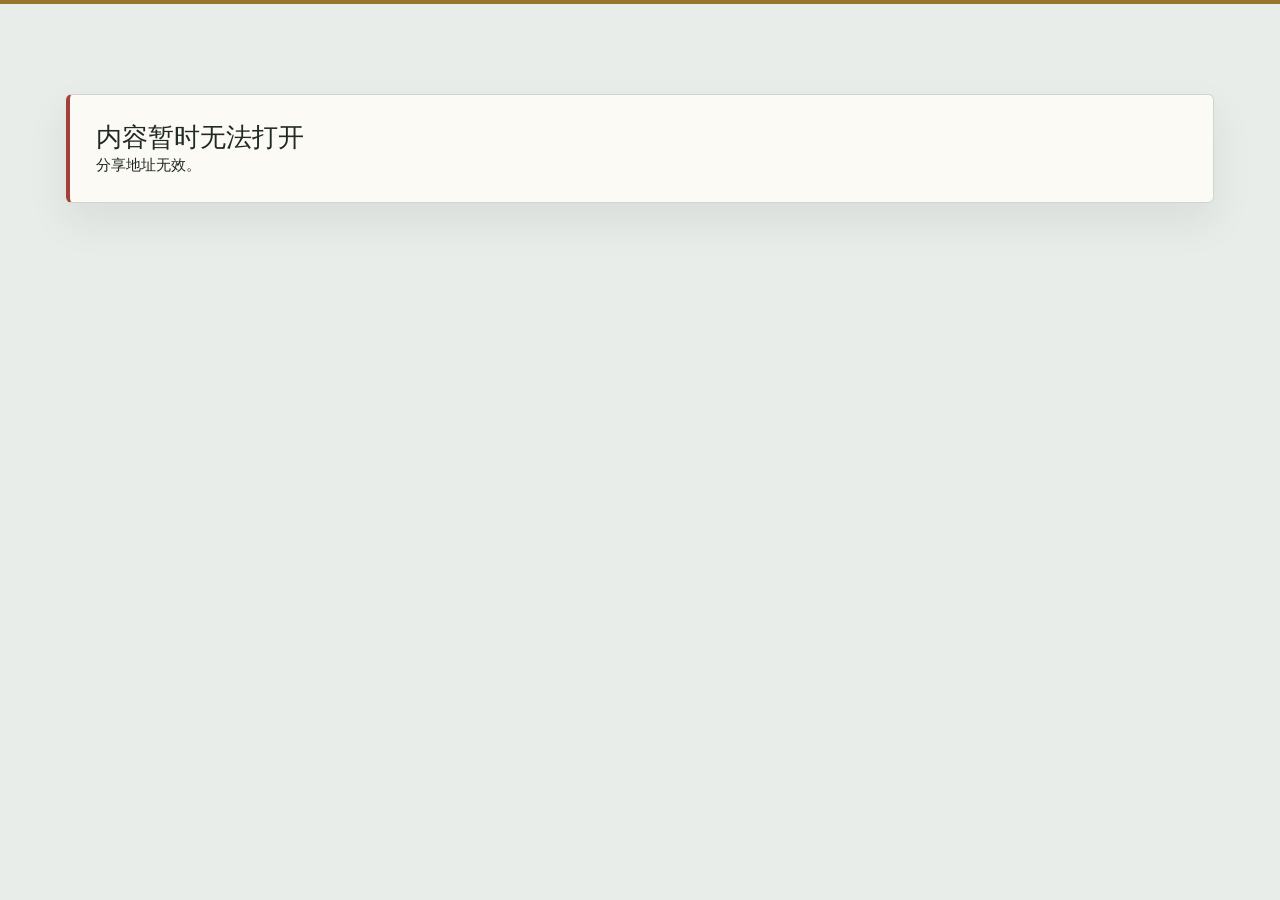
<file: static/battle-report/index.html>
<!doctype html>
<html lang="zh-CN">
<head>
  <meta charset="utf-8">
  <meta name="viewport" content="width=device-width, initial-scale=1, viewport-fit=cover">
  <meta name="color-scheme" content="light">
  <title>万象行纪 · 公开记录</title>
  <link rel="stylesheet" href="/static/battle-report/style.css?v=19">
</head>
<body data-mode="compact">
  <main class="report-shell" id="reportRoot">
    <section class="loading-state" aria-busy="true" role="status" aria-live="polite">
      <div class="loading-mark" aria-hidden="true"><span></span><span></span><span></span></div>
      <div>
        <h1>内容读取中</h1>
        <p>正在加载公开记录。</p>
      </div>
    </section>
  </main>
  <noscript>此页面需要启用 JavaScript。</noscript>
  <script type="module" src="/static/battle-report/app.js?v=19"></script>
</body>
</html>
</file>
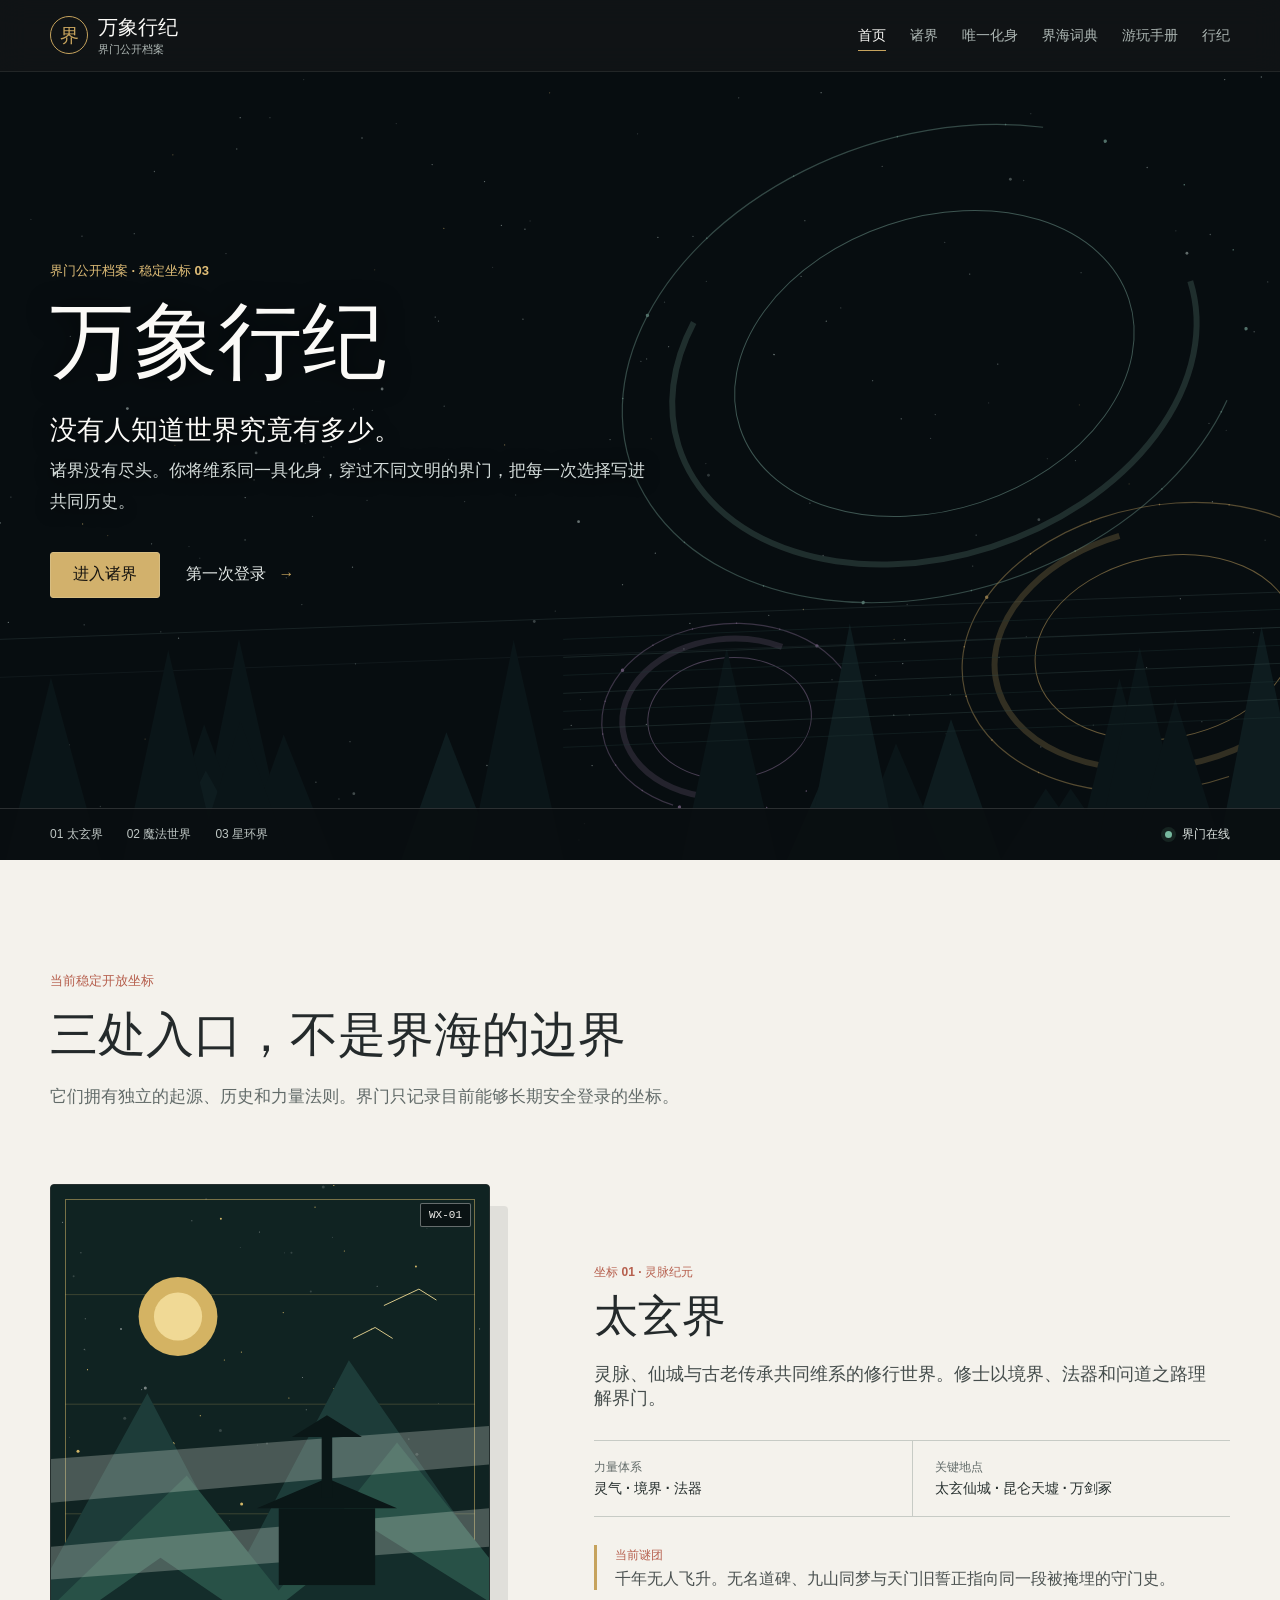
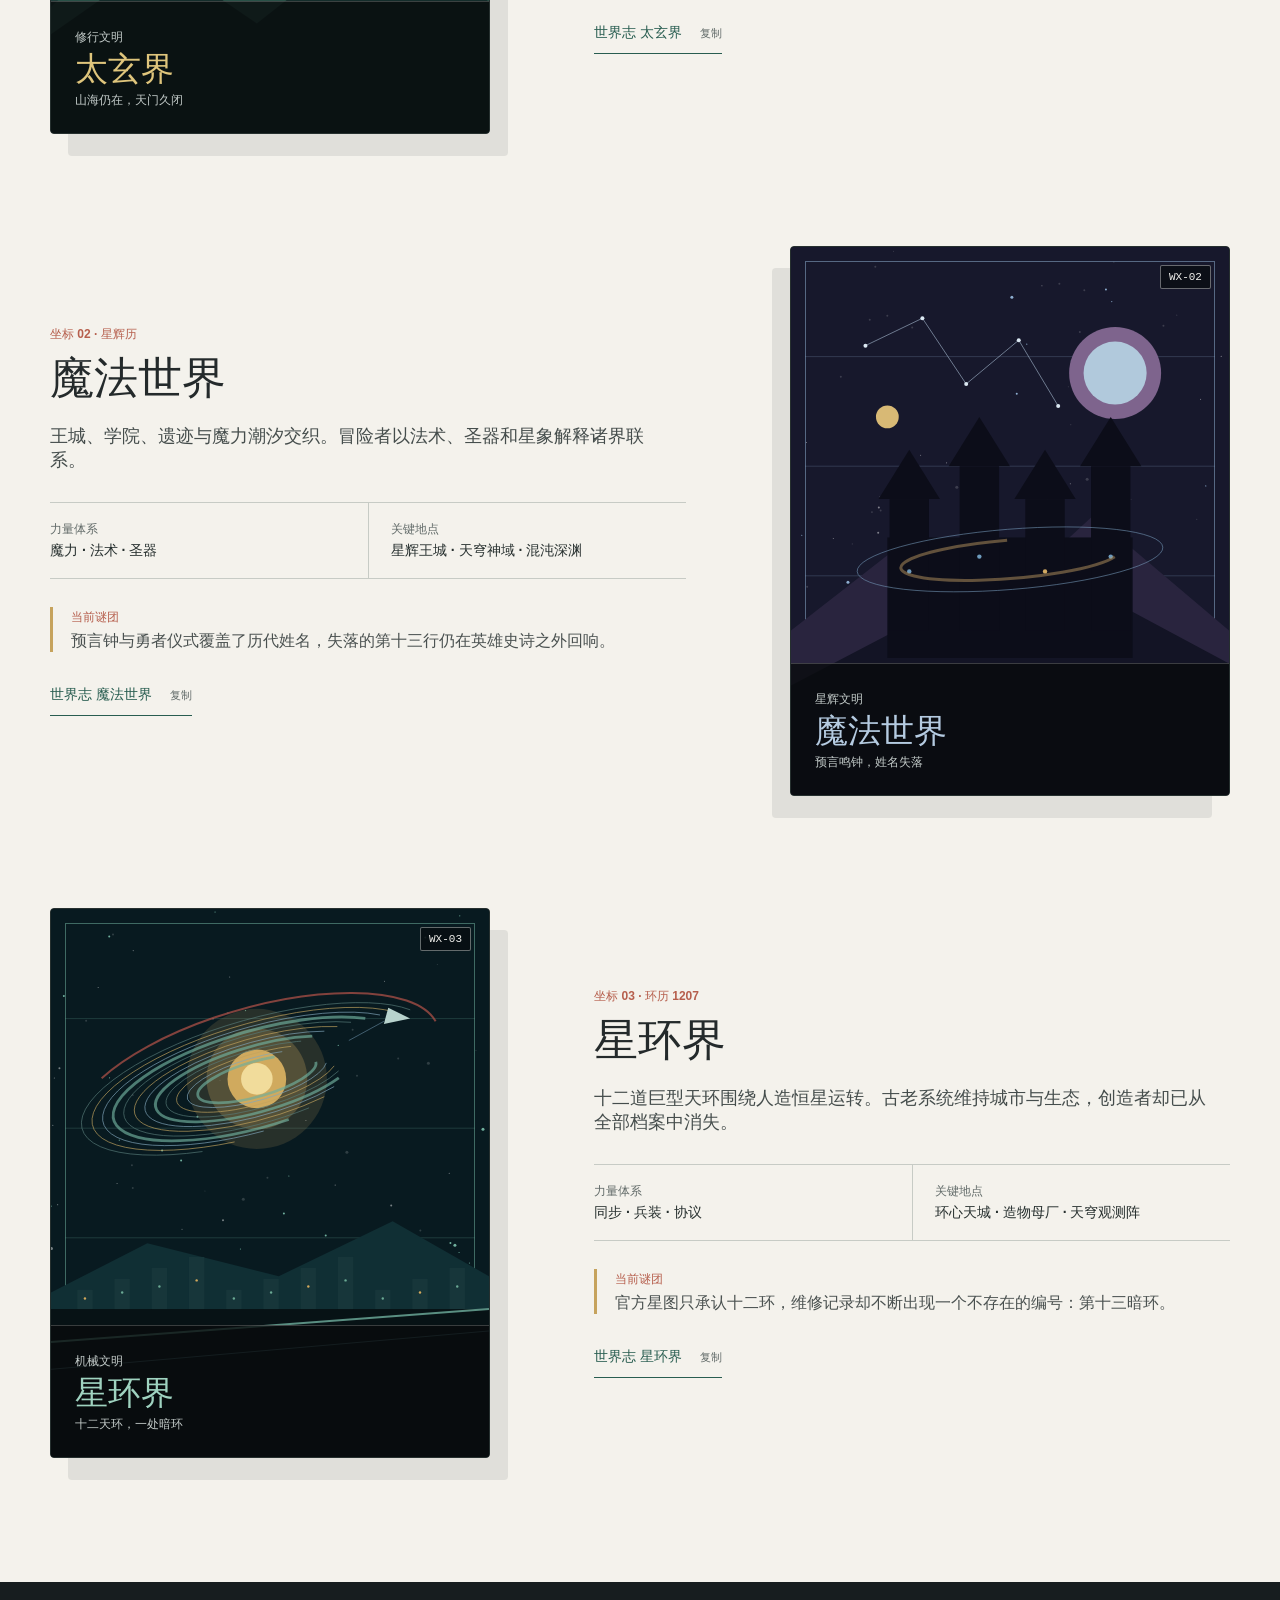
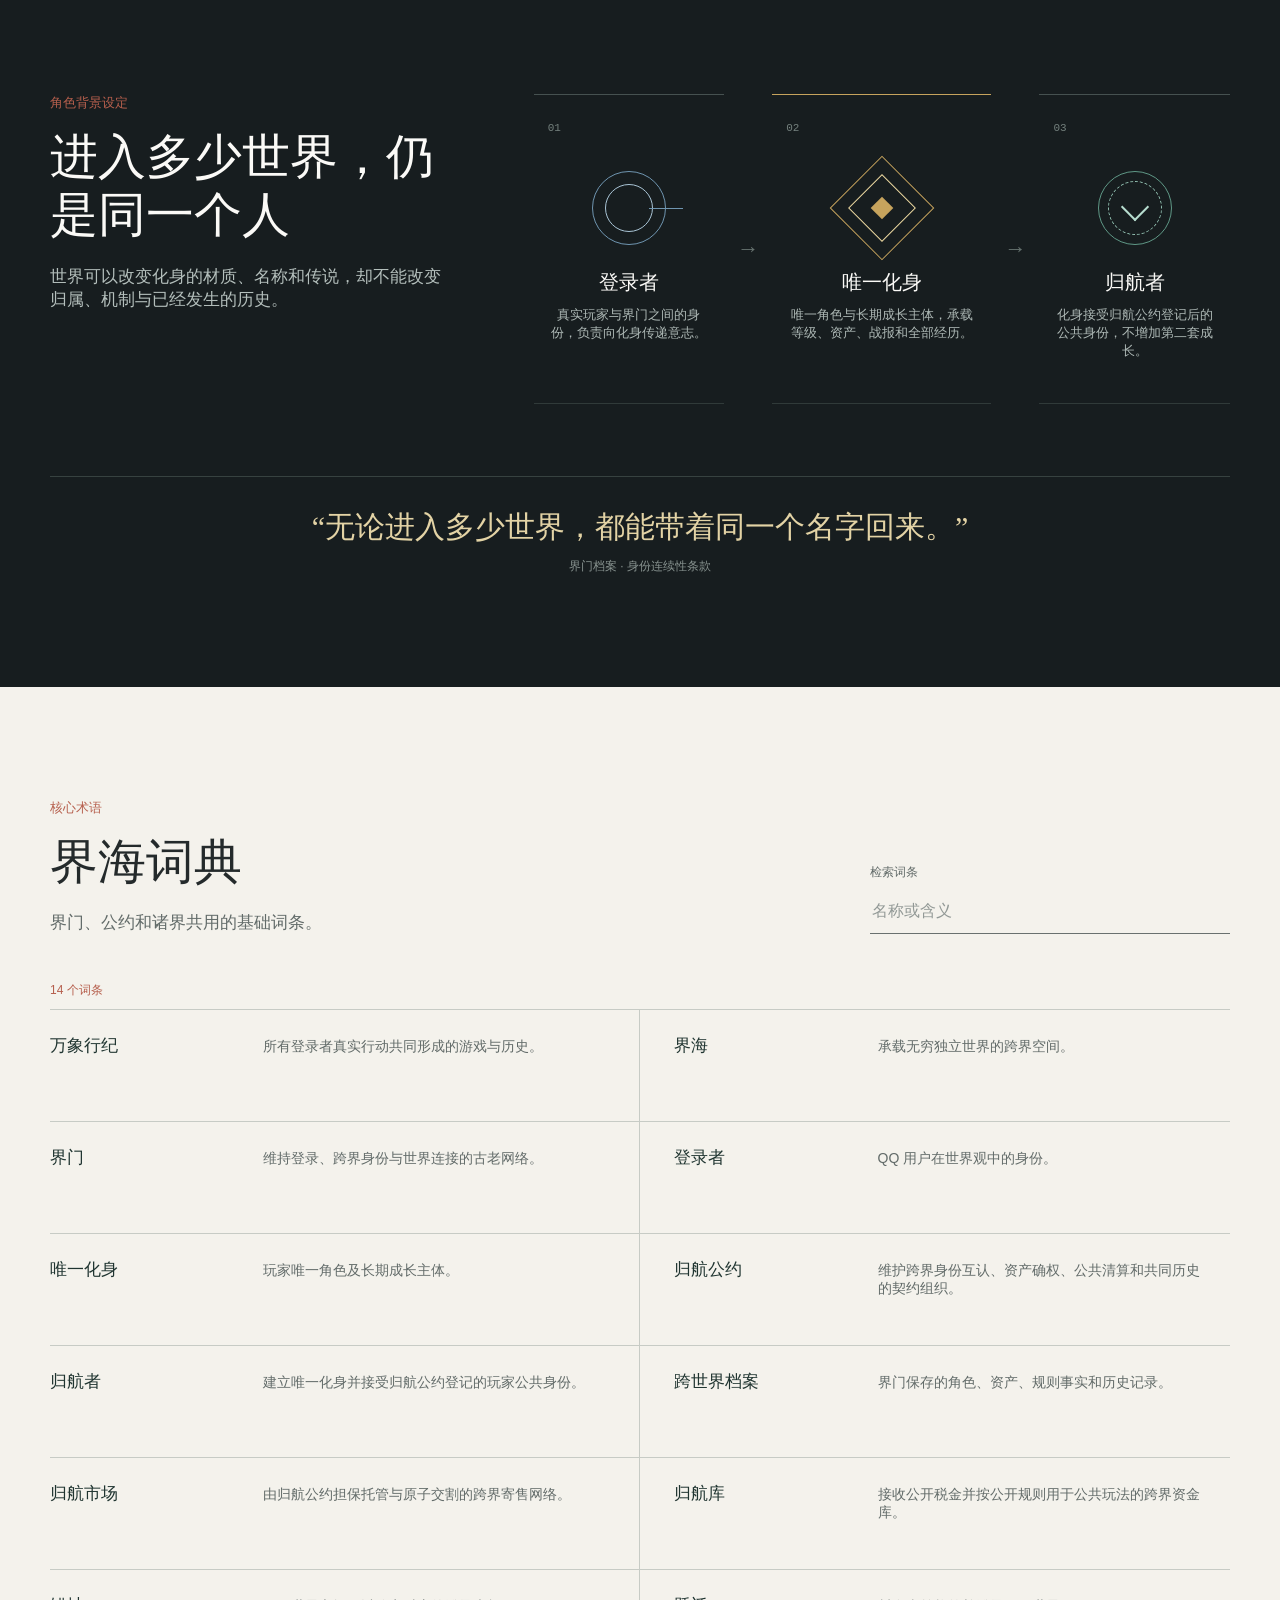
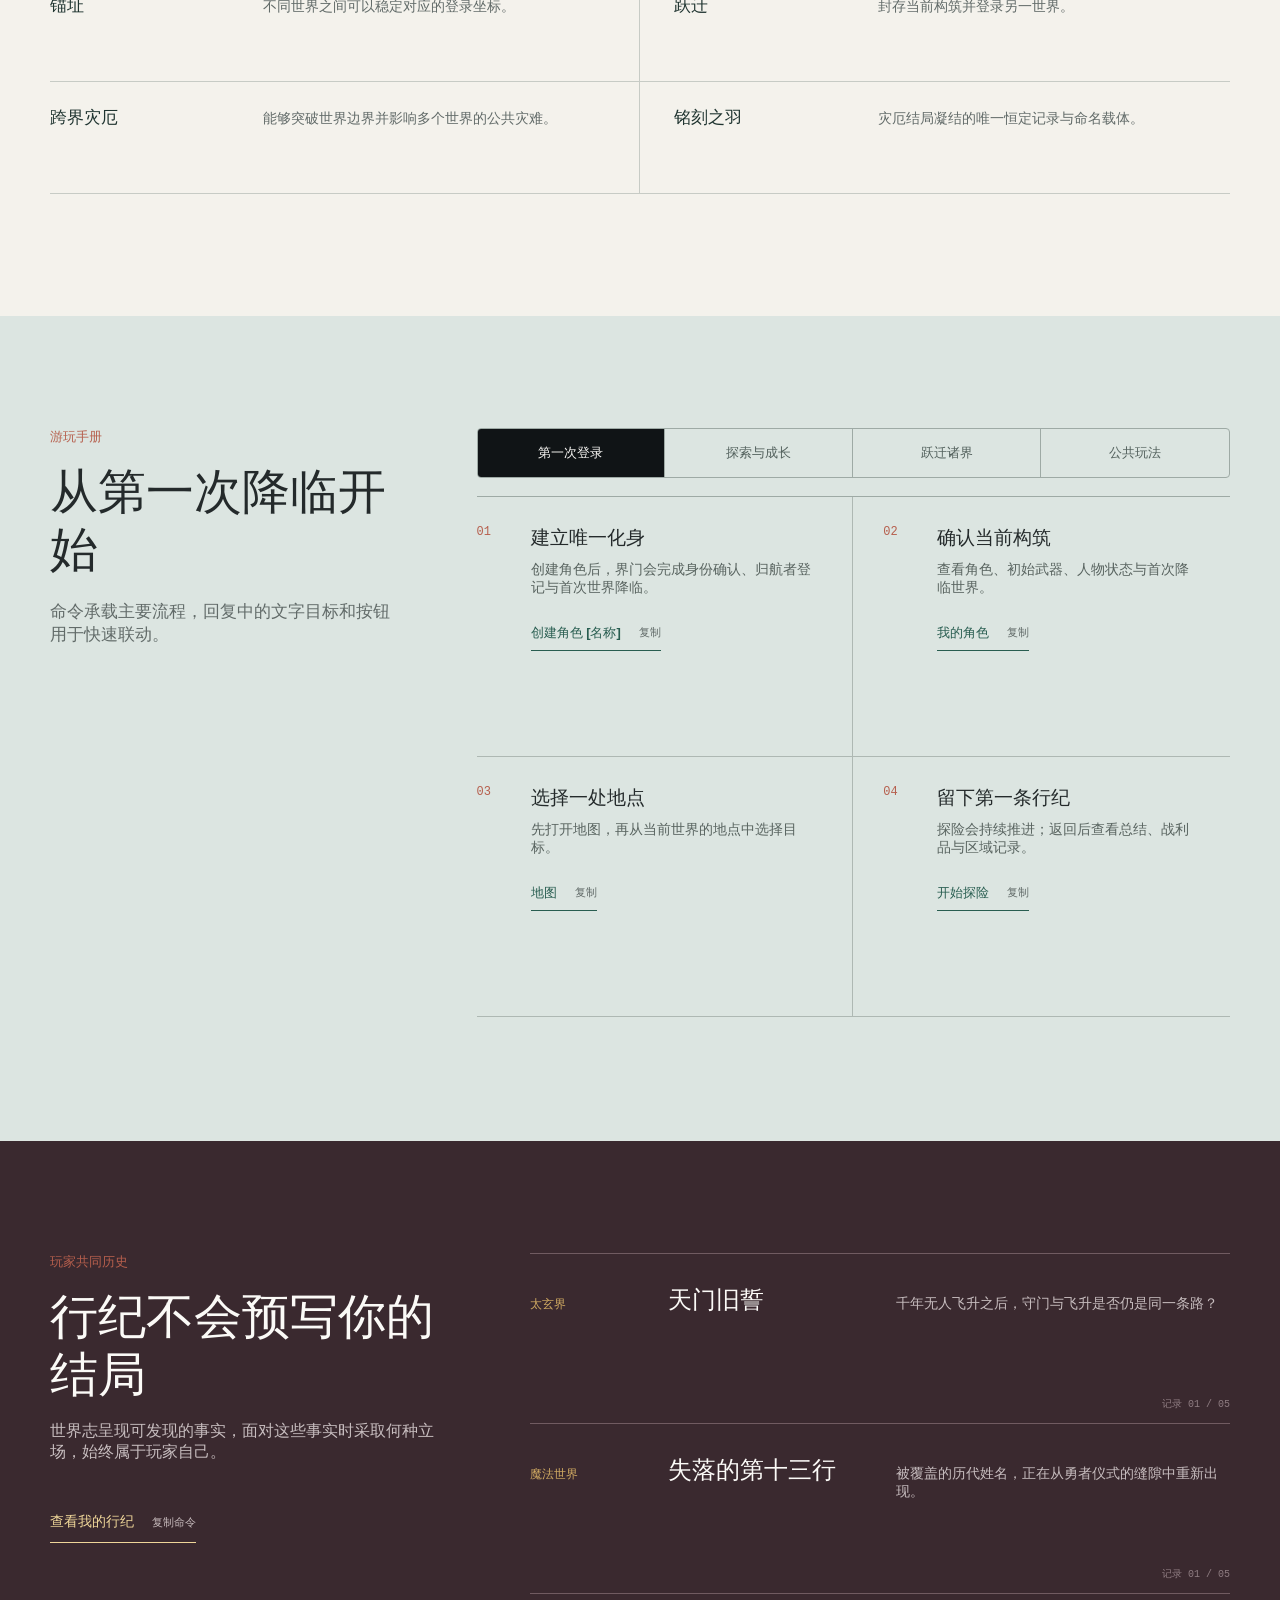
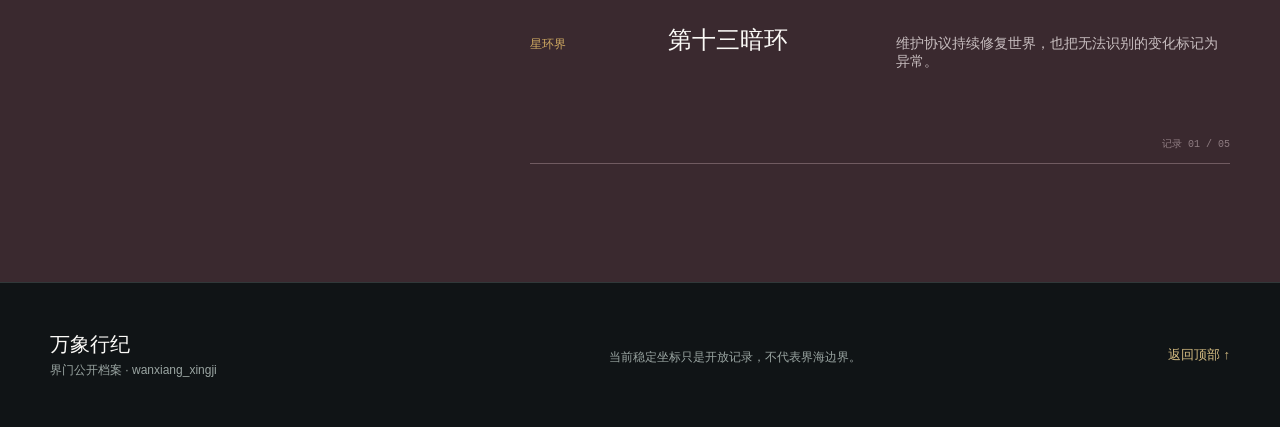
<file: static/main/index.html>
<!doctype html>
<html lang="zh-CN">
<head>
  <meta charset="utf-8">
  <meta name="viewport" content="width=device-width, initial-scale=1, viewport-fit=cover">
  <meta name="theme-color" content="#101416">
  <meta name="description" content="《万象行纪》世界设定、诸界档案、界海词典与游玩手册。">
  <title>万象行纪 · 界门公开档案</title>
  <link rel="stylesheet" href="/static/main/style.css">
  <script src="/static/main/app.js" defer></script>
</head>
<body>
  <a class="skip-link" href="#main">跳到正文</a>

  <header class="site-header" data-site-header>
    <a class="brand" href="#home" aria-label="返回万象行纪首页">
      <span class="brand-mark" aria-hidden="true">界</span>
      <span>
        <strong>万象行纪</strong>
        <small>界门公开档案</small>
      </span>
    </a>
    <nav class="site-nav" aria-label="主要导航">
      <a href="#home" aria-current="page">首页</a>
      <a href="#worlds">诸界</a>
      <a href="#incarnation">唯一化身</a>
      <a href="#glossary">界海词典</a>
      <a href="#manual">游玩手册</a>
      <a href="#chronicle">行纪</a>
    </nav>
  </header>

  <main id="main">
    <section class="hero" id="home" aria-labelledby="hero-title">
      <canvas id="hero-scene" class="hero-scene" aria-hidden="true"></canvas>
      <div class="hero-shade" aria-hidden="true"></div>
      <div class="hero-content page-shell">
        <p class="eyebrow">界门公开档案 · 稳定坐标 03</p>
        <h1 id="hero-title">万象行纪</h1>
        <p class="hero-lead">没有人知道世界究竟有多少。</p>
        <p class="hero-copy">诸界没有尽头。你将维系同一具化身，穿过不同文明的界门，把每一次选择写进共同历史。</p>
        <div class="hero-actions" aria-label="主页入口">
          <a class="primary-link" href="#worlds">进入诸界</a>
          <a class="text-link" href="#manual">第一次登录 <span aria-hidden="true">→</span></a>
        </div>
      </div>
      <div class="coordinate-strip" aria-label="当前稳定开放世界">
        <span>01 太玄界</span>
        <span>02 魔法世界</span>
        <span>03 星环界</span>
        <span class="coordinate-status"><i aria-hidden="true"></i> 界门在线</span>
      </div>
    </section>

    <section class="section worlds-section" id="worlds" aria-labelledby="worlds-title">
      <div class="page-shell">
        <header class="section-heading">
          <p class="eyebrow">当前稳定开放坐标</p>
          <h2 id="worlds-title">三处入口，不是界海的边界</h2>
          <p>它们拥有独立的起源、历史和力量法则。界门只记录目前能够长期安全登录的坐标。</p>
        </header>

        <div class="world-ledger">
          <article class="world-entry" id="world-taixuan">
            <figure class="world-poster poster-taixuan" aria-label="太玄界风格海报">
              <canvas data-poster="taixuan" aria-hidden="true"></canvas>
              <div class="poster-coordinate">WX-01</div>
              <figcaption>
                <span>修行文明</span>
                <strong>太玄界</strong>
                <small>山海仍在，天门久闭</small>
              </figcaption>
            </figure>
            <div class="world-copy">
              <p class="record-number">坐标 01 · 灵脉纪元</p>
              <h3>太玄界</h3>
              <p class="world-summary">灵脉、仙城与古老传承共同维系的修行世界。修士以境界、法器和问道之路理解界门。</p>
              <dl class="world-facts">
                <div><dt>力量体系</dt><dd>灵气 · 境界 · 法器</dd></div>
                <div><dt>关键地点</dt><dd>太玄仙城 · 昆仑天墟 · 万剑冢</dd></div>
              </dl>
              <div class="mystery-record">
                <span>当前谜团</span>
                <p>千年无人飞升。无名道碑、九山同梦与天门旧誓正指向同一段被掩埋的守门史。</p>
              </div>
              <button class="command-link" type="button" data-copy-command="世界志 太玄界" title="复制命令">
                <span>世界志 太玄界</span><b aria-hidden="true">复制</b>
              </button>
            </div>
          </article>

          <article class="world-entry world-entry-reverse" id="world-magic">
            <figure class="world-poster poster-magic" aria-label="魔法世界风格海报">
              <canvas data-poster="magic" aria-hidden="true"></canvas>
              <div class="poster-coordinate">WX-02</div>
              <figcaption>
                <span>星辉文明</span>
                <strong>魔法世界</strong>
                <small>预言鸣钟，姓名失落</small>
              </figcaption>
            </figure>
            <div class="world-copy">
              <p class="record-number">坐标 02 · 星辉历</p>
              <h3>魔法世界</h3>
              <p class="world-summary">王城、学院、遗迹与魔力潮汐交织。冒险者以法术、圣器和星象解释诸界联系。</p>
              <dl class="world-facts">
                <div><dt>力量体系</dt><dd>魔力 · 法术 · 圣器</dd></div>
                <div><dt>关键地点</dt><dd>星辉王城 · 天穹神域 · 混沌深渊</dd></div>
              </dl>
              <div class="mystery-record">
                <span>当前谜团</span>
                <p>预言钟与勇者仪式覆盖了历代姓名，失落的第十三行仍在英雄史诗之外回响。</p>
              </div>
              <button class="command-link" type="button" data-copy-command="世界志 魔法世界" title="复制命令">
                <span>世界志 魔法世界</span><b aria-hidden="true">复制</b>
              </button>
            </div>
          </article>

          <article class="world-entry" id="world-stellar">
            <figure class="world-poster poster-stellar" aria-label="星环界风格海报">
              <canvas data-poster="stellar" aria-hidden="true"></canvas>
              <div class="poster-coordinate">WX-03</div>
              <figcaption>
                <span>机械文明</span>
                <strong>星环界</strong>
                <small>十二天环，一处暗环</small>
              </figcaption>
            </figure>
            <div class="world-copy">
              <p class="record-number">坐标 03 · 环历 1207</p>
              <h3>星环界</h3>
              <p class="world-summary">十二道巨型天环围绕人造恒星运转。古老系统维持城市与生态，创造者却已从全部档案中消失。</p>
              <dl class="world-facts">
                <div><dt>力量体系</dt><dd>同步 · 兵装 · 协议</dd></div>
                <div><dt>关键地点</dt><dd>环心天城 · 造物母厂 · 天穹观测阵</dd></div>
              </dl>
              <div class="mystery-record">
                <span>当前谜团</span>
                <p>官方星图只承认十二环，维修记录却不断出现一个不存在的编号：第十三暗环。</p>
              </div>
              <button class="command-link" type="button" data-copy-command="世界志 星环界" title="复制命令">
                <span>世界志 星环界</span><b aria-hidden="true">复制</b>
              </button>
            </div>
          </article>
        </div>
      </div>
    </section>

    <section class="section identity-section" id="incarnation" aria-labelledby="identity-title">
      <div class="page-shell identity-layout">
        <header class="section-heading identity-heading">
          <p class="eyebrow">角色背景设定</p>
          <h2 id="identity-title">进入多少世界，仍是同一个人</h2>
          <p>世界可以改变化身的材质、名称和传说，却不能改变归属、机制与已经发生的历史。</p>
        </header>

        <div class="identity-flow" aria-label="登录者、唯一化身与归航者关系">
          <article>
            <span class="identity-index">01</span>
            <div class="identity-symbol identity-symbol-login" aria-hidden="true"></div>
            <h3>登录者</h3>
            <p>真实玩家与界门之间的身份，负责向化身传递意志。</p>
          </article>
          <div class="identity-arrow" aria-hidden="true">→</div>
          <article class="identity-primary">
            <span class="identity-index">02</span>
            <div class="identity-symbol identity-symbol-avatar" aria-hidden="true"></div>
            <h3>唯一化身</h3>
            <p>唯一角色与长期成长主体，承载等级、资产、战报和全部经历。</p>
          </article>
          <div class="identity-arrow" aria-hidden="true">→</div>
          <article>
            <span class="identity-index">03</span>
            <div class="identity-symbol identity-symbol-return" aria-hidden="true"></div>
            <h3>归航者</h3>
            <p>化身接受归航公约登记后的公共身份，不增加第二套成长。</p>
          </article>
        </div>

        <blockquote class="identity-quote">
          <p>“无论进入多少世界，都能带着同一个名字回来。”</p>
          <cite>界门档案 · 身份连续性条款</cite>
        </blockquote>
      </div>
    </section>

    <section class="section glossary-section" id="glossary" aria-labelledby="glossary-title">
      <div class="page-shell">
        <div class="glossary-topline">
          <header class="section-heading">
            <p class="eyebrow">核心术语</p>
            <h2 id="glossary-title">界海词典</h2>
            <p>界门、公约和诸界共用的基础词条。</p>
          </header>
          <label class="search-field">
            <span>检索词条</span>
            <input id="glossary-search" type="search" autocomplete="off" placeholder="名称或含义" aria-controls="glossary-list">
          </label>
        </div>
        <p class="result-count" id="glossary-count" aria-live="polite">14 个词条</p>
        <div class="glossary-list" id="glossary-list">
          <article data-term="万象行纪 所有登录者 真实行动 游戏 历史"><h3>万象行纪</h3><p>所有登录者真实行动共同形成的游戏与历史。</p></article>
          <article data-term="界海 无穷 独立世界 跨界空间"><h3>界海</h3><p>承载无穷独立世界的跨界空间。</p></article>
          <article data-term="界门 登录 身份 世界连接 古老网络"><h3>界门</h3><p>维持登录、跨界身份与世界连接的古老网络。</p></article>
          <article data-term="登录者 QQ 用户 玩家 身份"><h3>登录者</h3><p>QQ 用户在世界观中的身份。</p></article>
          <article data-term="唯一化身 玩家 唯一角色 长期成长"><h3>唯一化身</h3><p>玩家唯一角色及长期成长主体。</p></article>
          <article data-term="归航公约 身份互认 资产确权 公共清算 共同历史"><h3>归航公约</h3><p>维护跨界身份互认、资产确权、公共清算和共同历史的契约组织。</p></article>
          <article data-term="归航者 建立 唯一化身 公共身份"><h3>归航者</h3><p>建立唯一化身并接受归航公约登记的玩家公共身份。</p></article>
          <article data-term="跨世界档案 角色 资产 规则事实 历史记录"><h3>跨世界档案</h3><p>界门保存的角色、资产、规则事实和历史记录。</p></article>
          <article data-term="归航市场 托管 原子交割 跨界寄售"><h3>归航市场</h3><p>由归航公约担保托管与原子交割的跨界寄售网络。</p></article>
          <article data-term="归航库 税金 公共玩法 资金库"><h3>归航库</h3><p>接收公开税金并按公开规则用于公共玩法的跨界资金库。</p></article>
          <article data-term="锚址 世界 稳定对应 登录坐标"><h3>锚址</h3><p>不同世界之间可以稳定对应的登录坐标。</p></article>
          <article data-term="跃迁 封存 当前构筑 登录 另一世界"><h3>跃迁</h3><p>封存当前构筑并登录另一世界。</p></article>
          <article data-term="跨界灾厄 世界边界 公共灾难"><h3>跨界灾厄</h3><p>能够突破世界边界并影响多个世界的公共灾难。</p></article>
          <article data-term="铭刻之羽 灾厄 结局 恒定记录 命名"><h3>铭刻之羽</h3><p>灾厄结局凝结的唯一恒定记录与命名载体。</p></article>
        </div>
        <p class="empty-result" id="glossary-empty" hidden>没有匹配的词条。</p>
      </div>
    </section>

    <section class="section manual-section" id="manual" aria-labelledby="manual-title">
      <div class="page-shell manual-layout">
        <header class="section-heading manual-heading">
          <p class="eyebrow">游玩手册</p>
          <h2 id="manual-title">从第一次降临开始</h2>
          <p>命令承载主要流程，回复中的文字目标和按钮用于快速联动。</p>
        </header>

        <div class="manual-workbench">
          <div class="manual-tabs" role="tablist" aria-label="游玩阶段">
            <button id="tab-first" type="button" role="tab" aria-selected="true" aria-controls="panel-first" tabindex="0">第一次登录</button>
            <button id="tab-explore" type="button" role="tab" aria-selected="false" aria-controls="panel-explore" tabindex="-1">探索与成长</button>
            <button id="tab-travel" type="button" role="tab" aria-selected="false" aria-controls="panel-travel" tabindex="-1">跃迁诸界</button>
            <button id="tab-public" type="button" role="tab" aria-selected="false" aria-controls="panel-public" tabindex="-1">公共玩法</button>
          </div>

          <div class="manual-panels">
            <section id="panel-first" role="tabpanel" aria-labelledby="tab-first">
              <ol class="step-list">
                <li><span>01</span><div><h3>建立唯一化身</h3><p>创建角色后，界门会完成身份确认、归航者登记与首次世界降临。</p><button type="button" class="command-link compact" data-copy-command="创建角色"><span>创建角色 [名称]</span><b aria-hidden="true">复制</b></button></div></li>
                <li><span>02</span><div><h3>确认当前构筑</h3><p>查看角色、初始武器、人物状态与首次降临世界。</p><button type="button" class="command-link compact" data-copy-command="我的角色"><span>我的角色</span><b aria-hidden="true">复制</b></button></div></li>
                <li><span>03</span><div><h3>选择一处地点</h3><p>先打开地图，再从当前世界的地点中选择目标。</p><button type="button" class="command-link compact" data-copy-command="地图"><span>地图</span><b aria-hidden="true">复制</b></button></div></li>
                <li><span>04</span><div><h3>留下第一条行纪</h3><p>探险会持续推进；返回后查看总结、战利品与区域记录。</p><button type="button" class="command-link compact" data-copy-command="开始探险"><span>开始探险</span><b aria-hidden="true">复制</b></button></div></li>
              </ol>
            </section>

            <section id="panel-explore" role="tabpanel" aria-labelledby="tab-explore" hidden>
              <ol class="step-list">
                <li><span>01</span><div><h3>移动</h3><p>地点拥有独立环境、敌人和掉落记录。</p><button type="button" class="command-link compact" data-copy-command="前往 "><span>前往 [地点]</span><b aria-hidden="true">复制</b></button></div></li>
                <li><span>02</span><div><h3>探险</h3><p>开始后会占用主要行动；离开聊天窗口也会继续推进。</p><button type="button" class="command-link compact" data-copy-command="探险总结"><span>探险总结</span><b aria-hidden="true">复制</b></button></div></li>
                <li><span>03</span><div><h3>整理资产</h3><p>查看背包、武库和装备详情，再决定装配或归航回收。</p><button type="button" class="command-link compact" data-copy-command="背包"><span>背包</span><b aria-hidden="true">复制</b></button></div></li>
                <li><span>04</span><div><h3>阅读世界</h3><p>行纪记录区域进度，世界志逐层呈现当地环境、旧史与真相。</p><button type="button" class="command-link compact" data-copy-command="行纪"><span>行纪</span><b aria-hidden="true">复制</b></button></div></li>
              </ol>
            </section>

            <section id="panel-travel" role="tabpanel" aria-labelledby="tab-travel" hidden>
              <ol class="step-list">
                <li><span>01</span><div><h3>查看界门</h3><p>确认当前世界、可登录坐标和稳定跃迁所需介质。</p><button type="button" class="command-link compact" data-copy-command="跃迁"><span>跃迁</span><b aria-hidden="true">复制</b></button></div></li>
                <li><span>02</span><div><h3>选择世界</h3><p>界门先封存当前构筑，再按目标世界法则重构同一具化身。</p><button type="button" class="command-link compact" data-copy-command="跃迁 "><span>跃迁 [世界名称]</span><b aria-hidden="true">复制</b></button></div></li>
                <li><span>03</span><div><h3>核对新形态</h3><p>名称、材质和力量解释可能改变，所有权、机制与历史保持不变。</p><button type="button" class="command-link compact" data-copy-command="战斗面板"><span>战斗面板</span><b aria-hidden="true">复制</b></button></div></li>
                <li><span>04</span><div><h3>继续当地记录</h3><p>每个世界拥有独立地点与世界志进度。</p><button type="button" class="command-link compact" data-copy-command="世界志"><span>世界志 [世界名称]</span><b aria-hidden="true">复制</b></button></div></li>
              </ol>
            </section>

            <section id="panel-public" role="tabpanel" aria-labelledby="tab-public" hidden>
              <ol class="step-list">
                <li><span>01</span><div><h3>归航市场</h3><p>寄售、购买和税务通过公约托管与统一清算。</p><button type="button" class="command-link compact" data-copy-command="二手"><span>二手</span><b aria-hidden="true">复制</b></button></div></li>
                <li><span>02</span><div><h3>临时队伍</h3><p>队伍只建立协同档案，不改写成员原世界的身份和进度。</p><button type="button" class="command-link compact" data-copy-command="组队"><span>组队</span><b aria-hidden="true">复制</b></button></div></li>
                <li><span>03</span><div><h3>跨界灾厄</h3><p>所有归航者面对同一灾厄实例，共享血量与贡献封榜。</p><button type="button" class="command-link compact" data-copy-command="跨界灾厄"><span>跨界灾厄</span><b aria-hidden="true">复制</b></button></div></li>
                <li><span>04</span><div><h3>公共行纪</h3><p>真实行动、灾厄结局与铭刻最终汇入可查询的共同历史。</p><button type="button" class="command-link compact" data-copy-command="行纪排行"><span>行纪排行</span><b aria-hidden="true">复制</b></button></div></li>
              </ol>
            </section>
          </div>
        </div>
      </div>
    </section>

    <section class="section chronicle-section" id="chronicle" aria-labelledby="chronicle-title">
      <div class="page-shell chronicle-layout">
        <header class="section-heading">
          <p class="eyebrow">玩家共同历史</p>
          <h2 id="chronicle-title">行纪不会预写你的结局</h2>
          <p>世界志呈现可发现的事实，面对这些事实时采取何种立场，始终属于玩家自己。</p>
          <button type="button" class="command-link light" data-copy-command="行纪"><span>查看我的行纪</span><b aria-hidden="true">复制命令</b></button>
        </header>

        <div class="chronicle-records" aria-label="当前可追寻的世界记录">
          <article><time>太玄界</time><h3>天门旧誓</h3><p>千年无人飞升之后，守门与飞升是否仍是同一条路？</p><span>记录 01 / 05</span></article>
          <article><time>魔法世界</time><h3>失落的第十三行</h3><p>被覆盖的历代姓名，正在从勇者仪式的缝隙中重新出现。</p><span>记录 01 / 05</span></article>
          <article><time>星环界</time><h3>第十三暗环</h3><p>维护协议持续修复世界，也把无法识别的变化标记为异常。</p><span>记录 01 / 05</span></article>
        </div>
      </div>
    </section>
  </main>

  <footer class="site-footer">
    <div class="page-shell footer-layout">
      <div><strong>万象行纪</strong><p>界门公开档案 · wanxiang_xingji</p></div>
      <p>当前稳定坐标只是开放记录，不代表界海边界。</p>
      <a href="#home">返回顶部 <span aria-hidden="true">↑</span></a>
    </div>
  </footer>

  <div class="copy-toast" id="copy-toast" role="status" aria-live="polite" aria-atomic="true"></div>
</body>
</html>
</file>
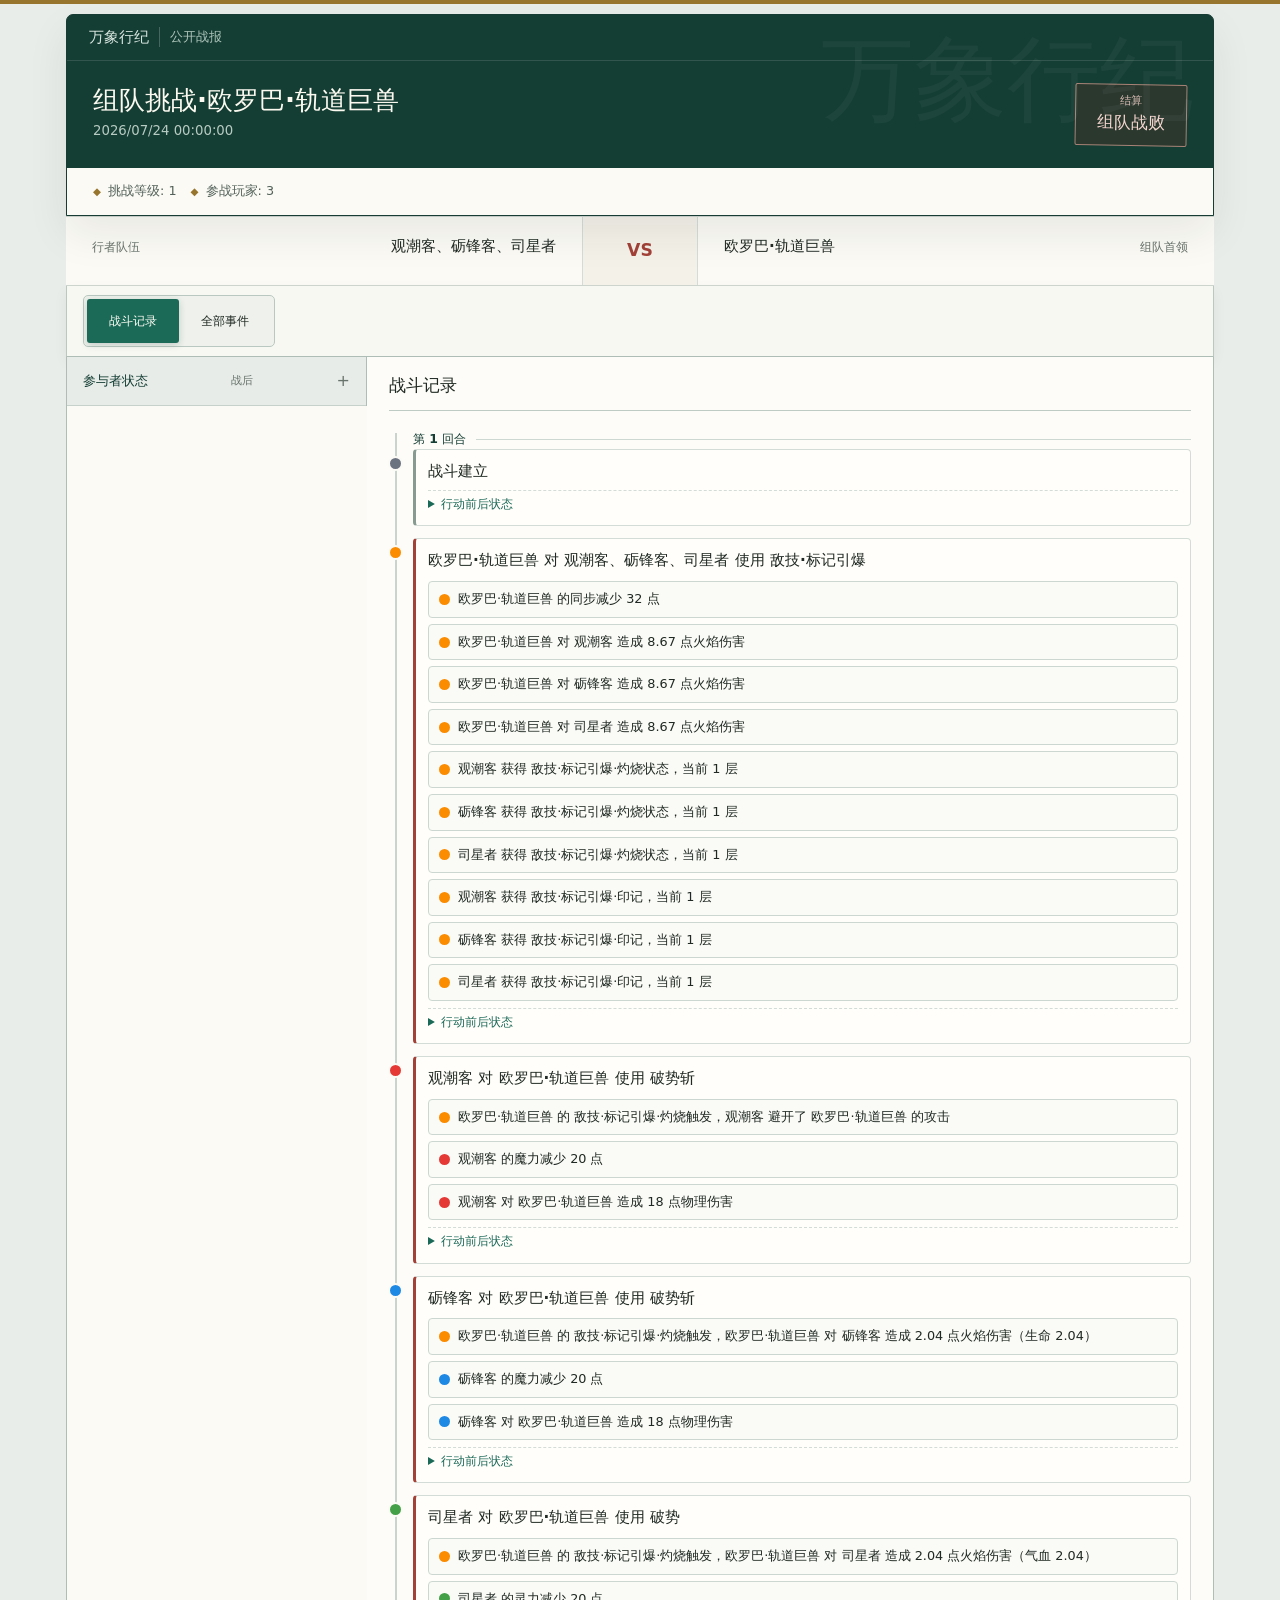
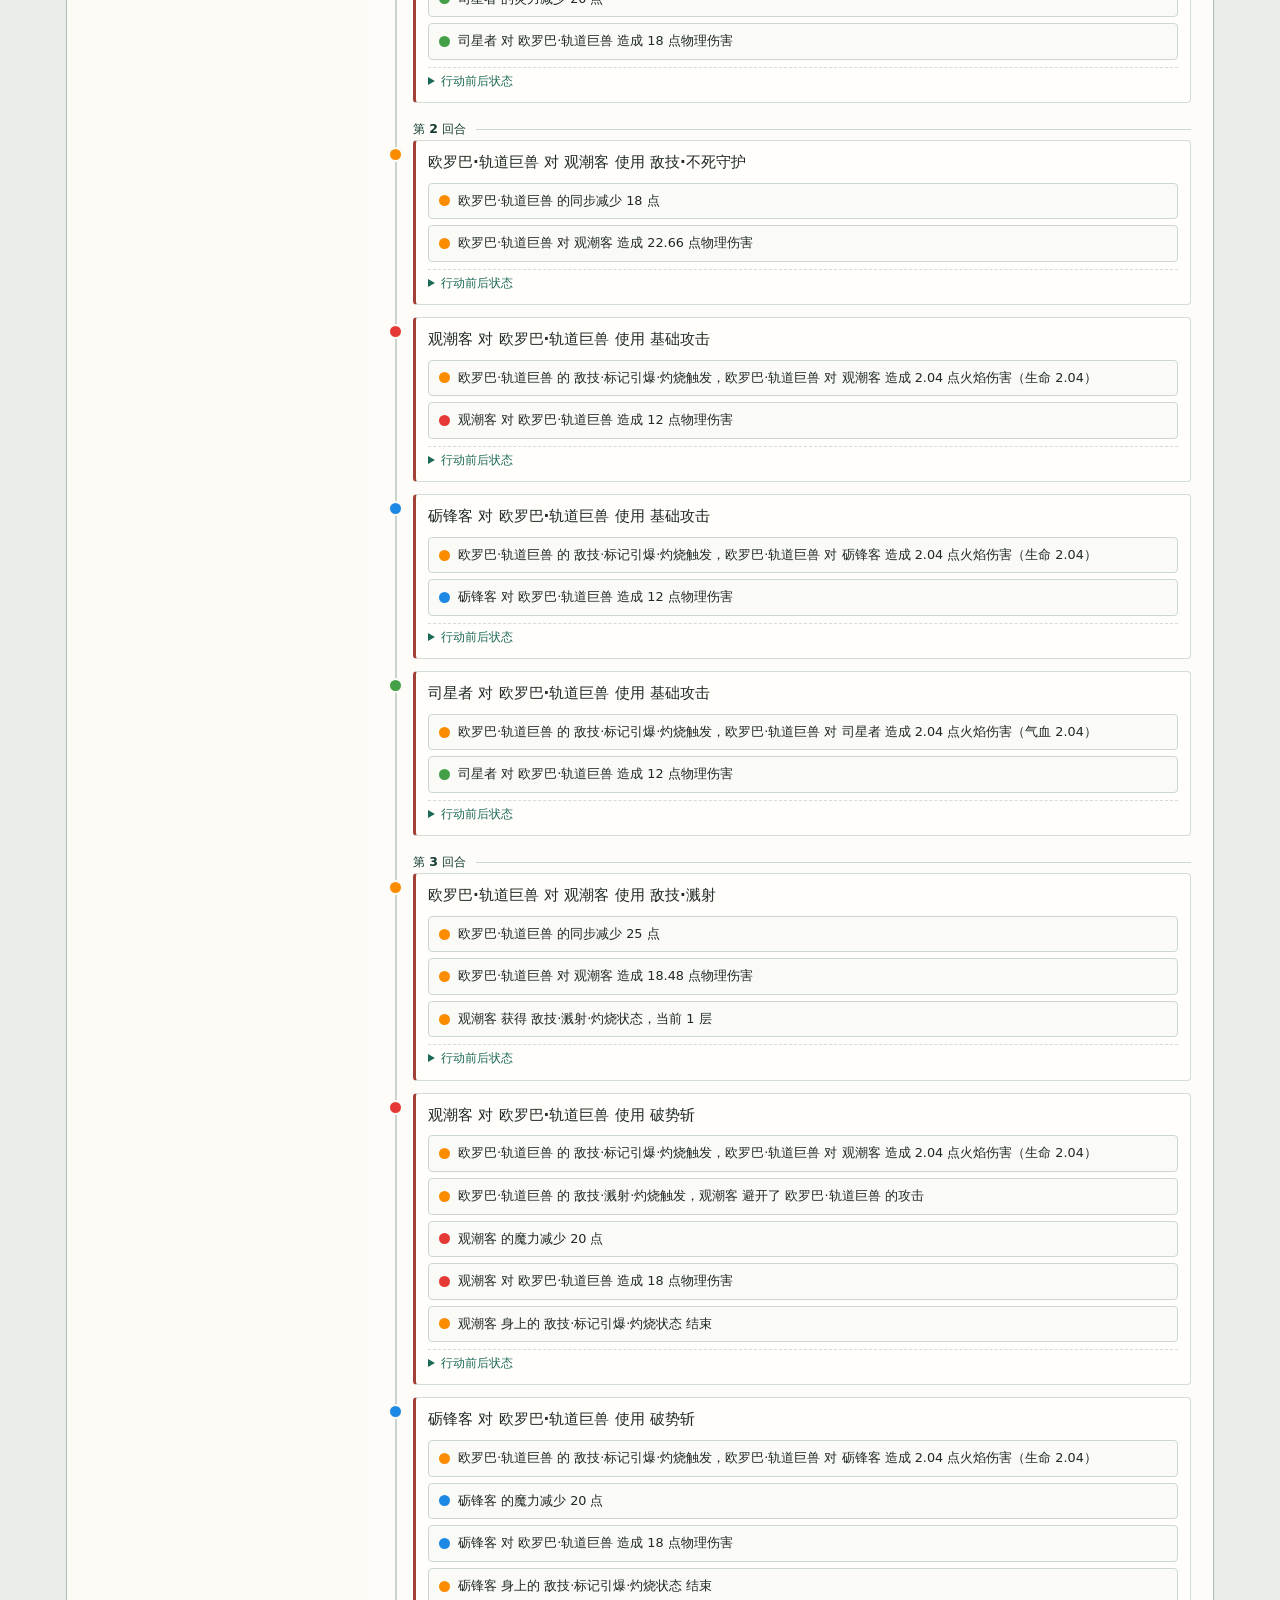
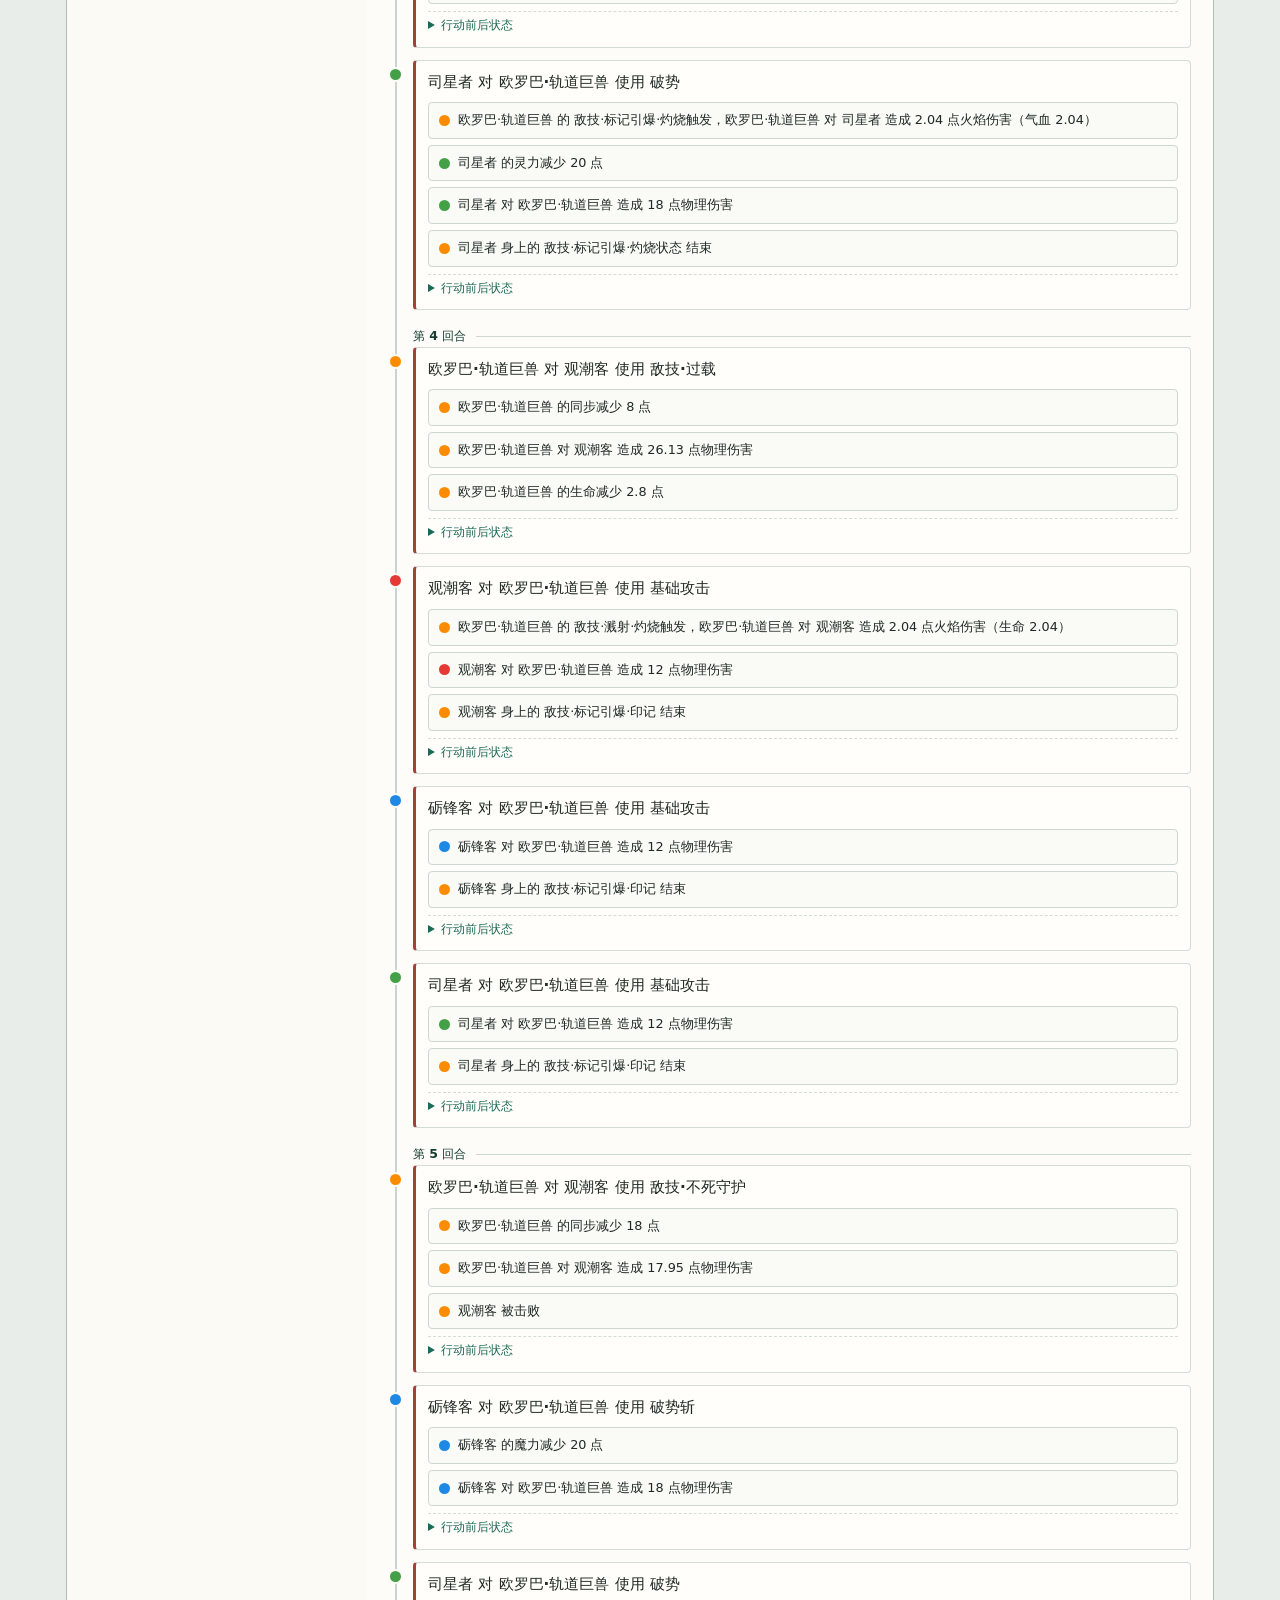
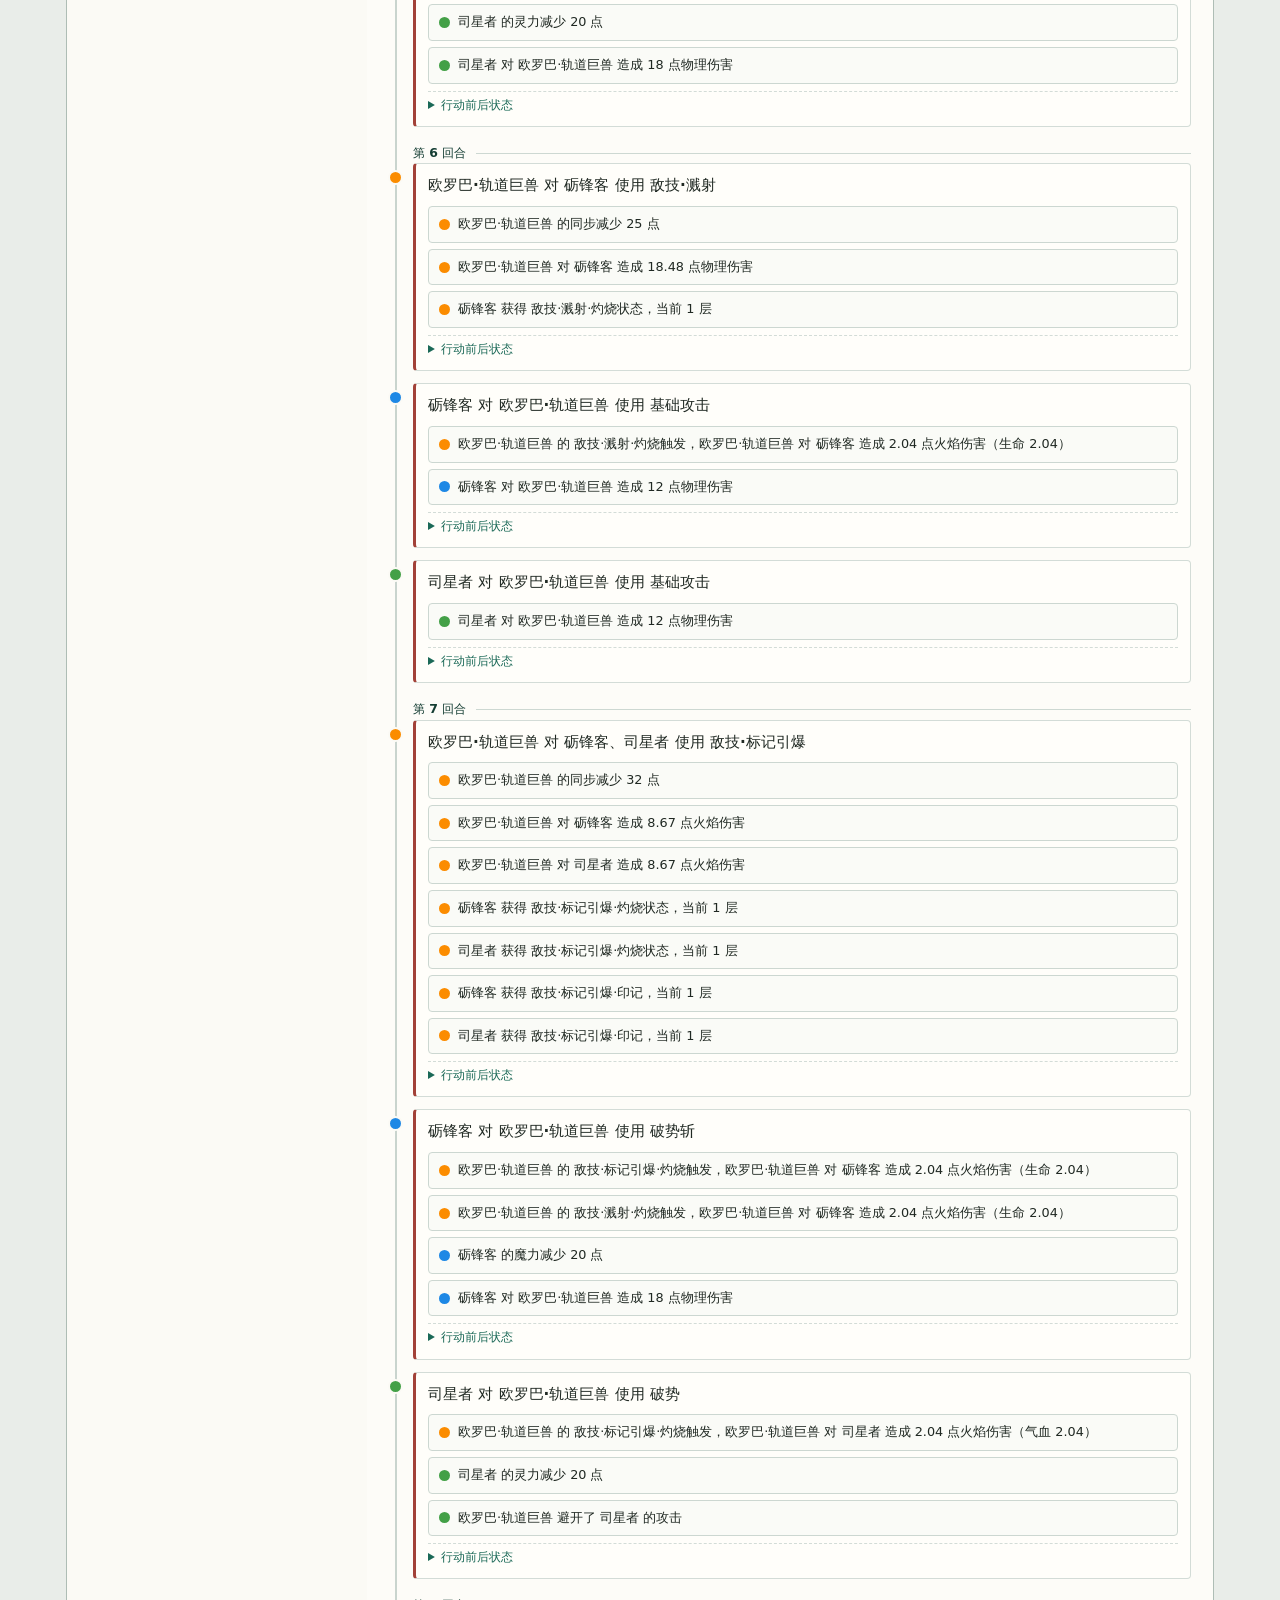
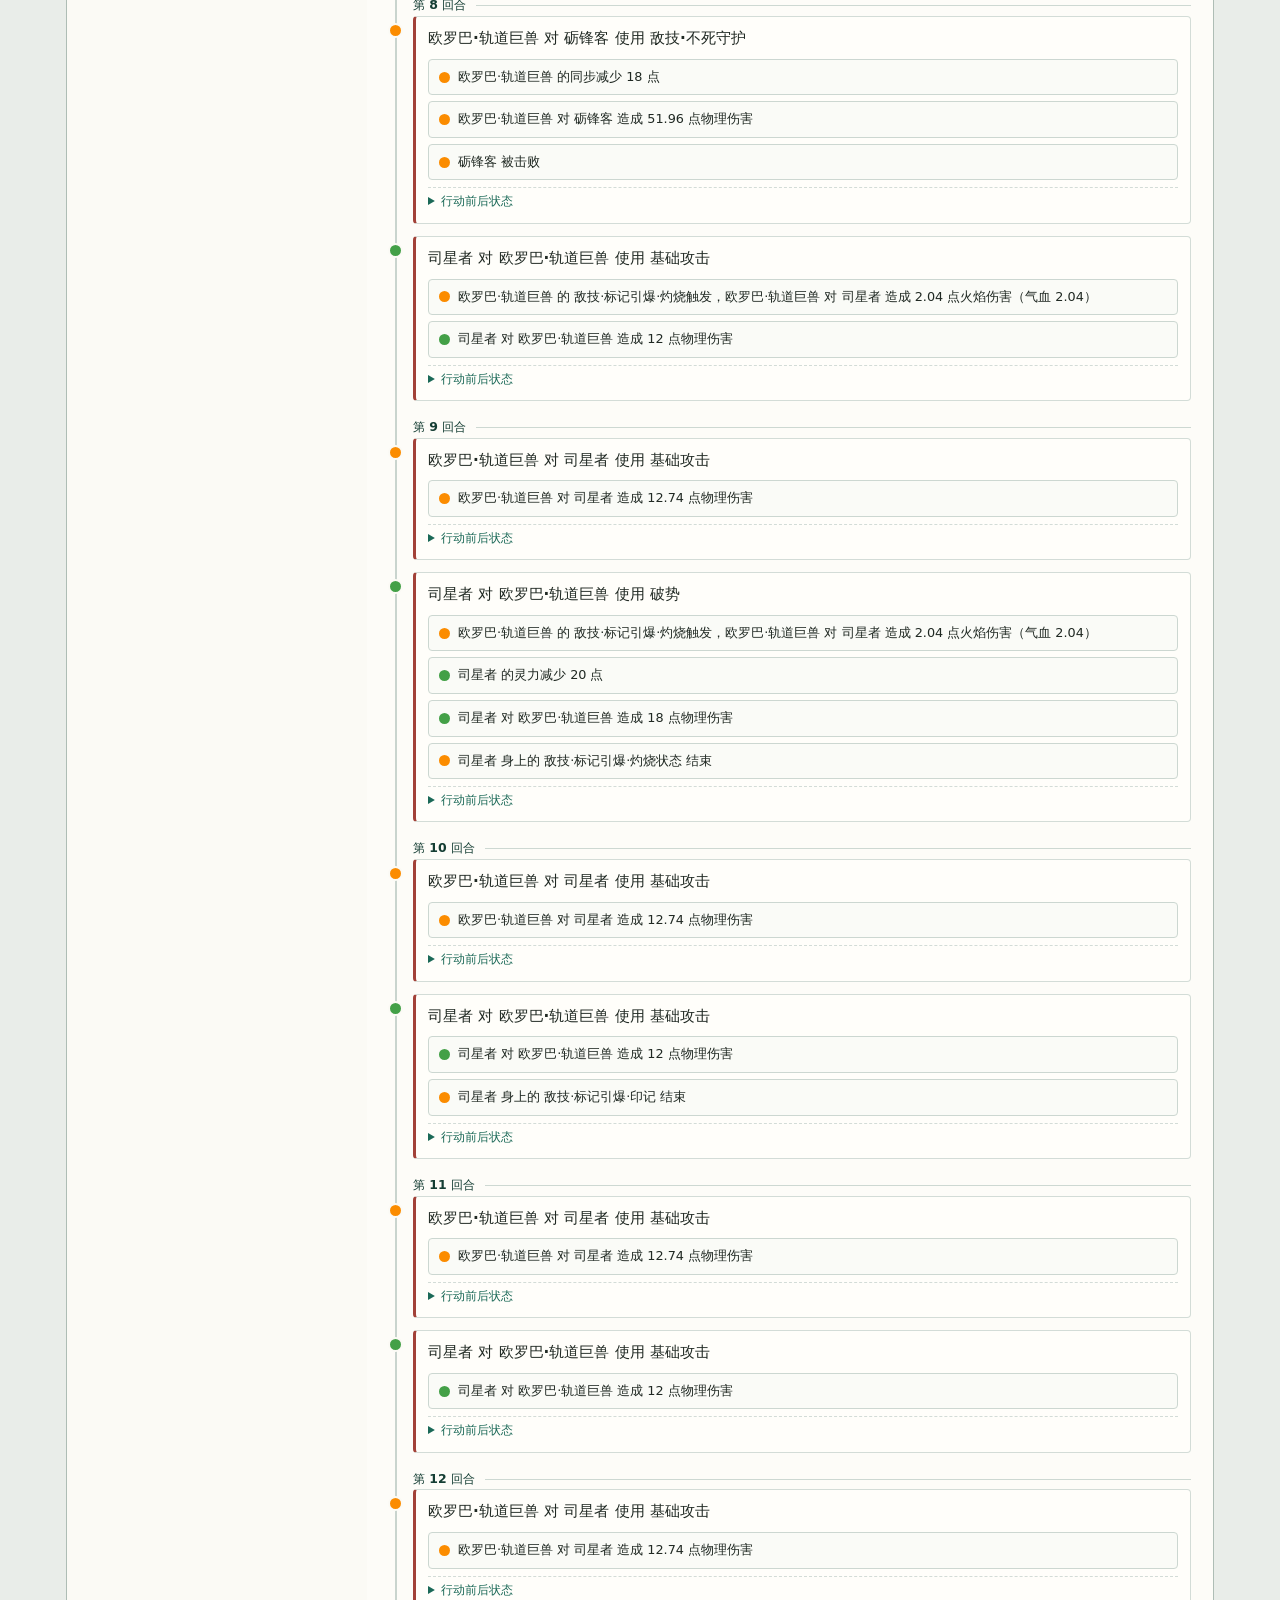
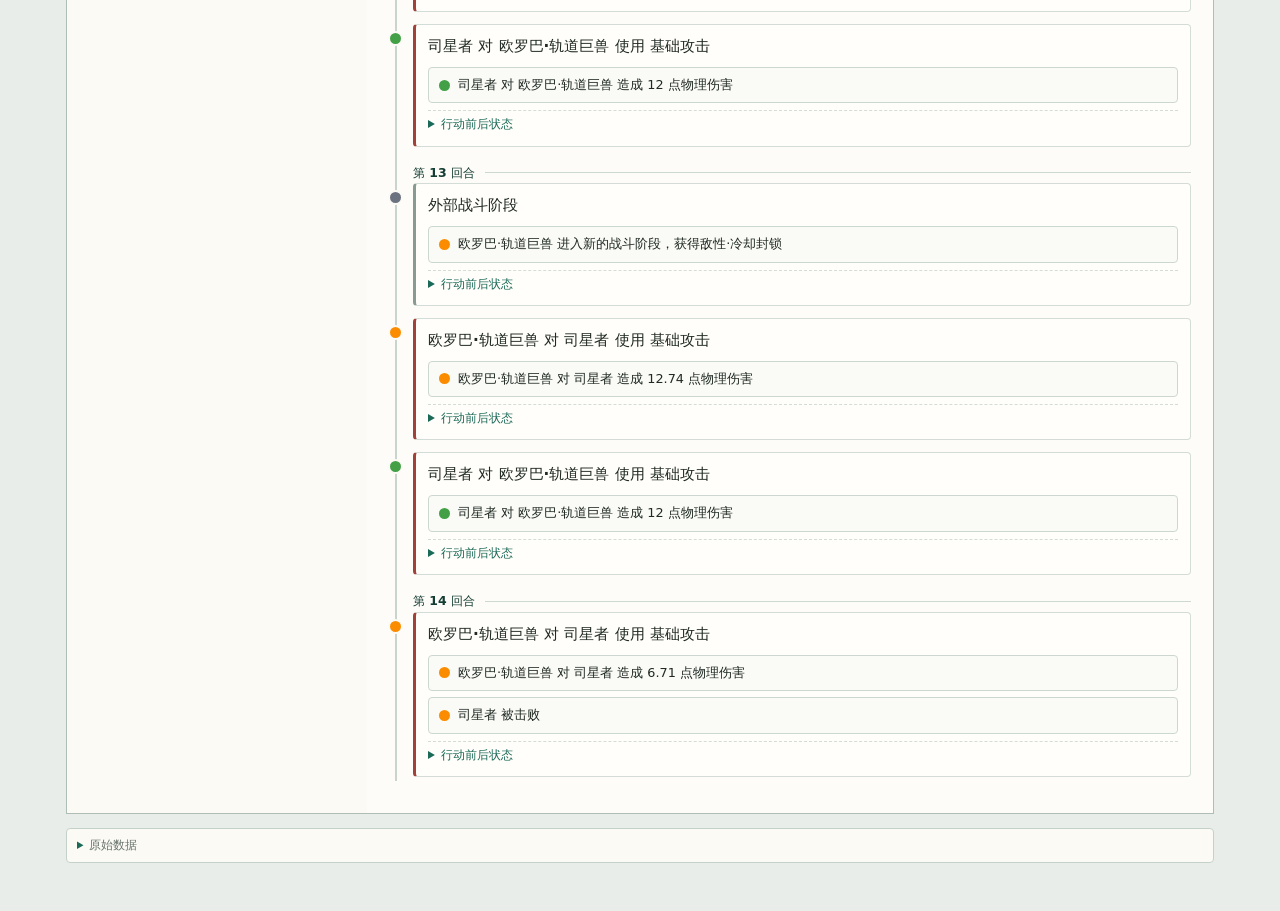
<file: design/previews/battle-report-production.html>
<!doctype html>
<html lang="zh-CN">
<head>
  <meta charset="utf-8">
  <meta name="viewport" content="width=device-width, initial-scale=1, viewport-fit=cover">
  <meta name="battle-report-preview-data" content="./battle-report-production.data.json">
  <meta name="color-scheme" content="light">
  <title>万象行纪 · 正式战报预览</title>
  <link rel="stylesheet" href="../../static/battle-report/style.css?v=19">
</head>
<body data-mode="compact">
  <main class="report-shell" id="reportRoot">
    <section class="loading-state" aria-busy="true" role="status" aria-live="polite">
      <div class="loading-mark" aria-hidden="true"><span></span><span></span><span></span></div>
      <div><h1>战报读取中</h1><p>正在还原战斗事实。</p></div>
    </section>
  </main>
  <script id="battleReportPreviewData" type="application/json">{"schema":"game.battle_report.presentation","version":3,"ui":{"text":{"brand_suffix":"公开战报","settlement_label":"结算","archive_kicker":"公开档案","archive_title":"完整战报已归档","more_summary":"更多结算","segment_label":"战斗片段","segment_select_label":"选择战斗片段","previous_segment_label":"上一片段","next_segment_label":"下一片段","participant_panel_title":"参与者状态","comparison_title":"行动前后状态","comparison_empty":"本次行动没有可见状态变化。","process_group_label":"过程记录","raw_data_label":"原始数据","event_facts_label":"事件事实","empty_timeline":"本片段没有可展示的行动事实。","empty_filter":"当前筛选下没有事件。","empty_participants":"本片段没有参与者快照。","empty_value":"无","undecided_value":"未决","none_actor":"无","other_team_label":"其他阵营","additional_team_template":"另有 {count} 方"},"modes":[{"id":"compact","label":"战斗记录"},{"id":"detail","label":"全部事件"}],"filters":[{"id":"all","label":"全部"},{"id":"damage","label":"伤害"},{"id":"status","label":"状态与控制"},{"id":"resource","label":"资源与恢复"},{"id":"system","label":"过程"}],"snapshots":[{"id":"before","label":"战前"},{"id":"after","label":"战后"}]},"summary":{"title":"组队挑战·欧罗巴·轨道巨兽","outcome":"组队战败","tone":"defeat","lines":["挑战等级: 1","参战玩家: 3","战斗行动: 38"]},"started_at":"2026-07-24T08:00:00+08:00","finished_at":"2026-07-24T08:00:00+08:00","detail":{"available":true,"retention_notice":"","segment_count":1,"segments":[{"index":0,"position_label":"1 / 1","title":"欧罗巴·轨道巨兽","outcome":"组队战败","started_at":"2026-07-24T08:00:00+08:00","finished_at":"2026-07-24T08:00:00+08:00","duration_label":"","system_visual":{"key":"system","number":0,"color":"#6b7280","foreground":"#ffffff"},"combatants":[{"key":"p0","label":"观潮客","team_id":"team.party","team_label":"行者队伍","unit_kind":"character","visual":{"key":"p0","number":1,"color":"#e53935","foreground":"#ffffff"}},{"key":"p1","label":"砺锋客","team_id":"team.party","team_label":"行者队伍","unit_kind":"character","visual":{"key":"p1","number":2,"color":"#1e88e5","foreground":"#ffffff"}},{"key":"p2","label":"司星者","team_id":"team.party","team_label":"行者队伍","unit_kind":"character","visual":{"key":"p2","number":3,"color":"#43a047","foreground":"#ffffff"}},{"key":"p3","label":"欧罗巴·轨道巨兽","team_id":"team.enemy","team_label":"组队首领","unit_kind":"enemy","visual":{"key":"p3","number":4,"color":"#fb8c00","foreground":"#17231d"}}],"initial_participants":[{"key":"p0","label":"观潮客","team_id":"team.party","team_label":"行者队伍","unit_kind":"character","visual":{"key":"p0","number":1,"color":"#e53935","foreground":"#ffffff"},"gauges":[{"id":"health.current","label":"生命","current":100.0,"maximum":100.0,"display":"100 / 100","tone":"primary","presentation":"bar"},{"id":"spirit.current","label":"魔力","current":100.0,"maximum":100.0,"display":"100 / 100","tone":"secondary","presentation":"bar"}],"status_group":{"id":"temporary_effects","label":"当前状态","presentation":"chips","empty_text":"当前无持续状态","items":[]}},{"key":"p1","label":"砺锋客","team_id":"team.party","team_label":"行者队伍","unit_kind":"character","visual":{"key":"p1","number":2,"color":"#1e88e5","foreground":"#ffffff"},"gauges":[{"id":"health.current","label":"生命","current":100.0,"maximum":100.0,"display":"100 / 100","tone":"primary","presentation":"bar"},{"id":"spirit.current","label":"魔力","current":100.0,"maximum":100.0,"display":"100 / 100","tone":"secondary","presentation":"bar"}],"status_group":{"id":"temporary_effects","label":"当前状态","presentation":"chips","empty_text":"当前无持续状态","items":[]}},{"key":"p2","label":"司星者","team_id":"team.party","team_label":"行者队伍","unit_kind":"character","visual":{"key":"p2","number":3,"color":"#43a047","foreground":"#ffffff"},"gauges":[{"id":"health.current","label":"气血","current":100.0,"maximum":100.0,"display":"100 / 100","tone":"primary","presentation":"bar"},{"id":"spirit.current","label":"灵力","current":100.0,"maximum":100.0,"display":"100 / 100","tone":"secondary","presentation":"bar"}],"status_group":{"id":"temporary_effects","label":"当前状态","presentation":"chips","empty_text":"当前无持续状态","items":[]}},{"key":"p3","label":"欧罗巴·轨道巨兽","team_id":"team.enemy","team_label":"组队首领","unit_kind":"enemy","visual":{"key":"p3","number":4,"color":"#fb8c00","foreground":"#17231d"},"gauges":[{"id":"health.current","label":"生命","current":1080.0,"maximum":1080.0,"display":"1080 / 1080","tone":"primary","presentation":"bar"},{"id":"spirit.current","label":"同步","current":180.0,"maximum":180.0,"display":"180 / 180","tone":"secondary","presentation":"bar"},{"id":"combat.shield.current","label":"护盾","current":0.0,"display":"0","tone":"shield","presentation":"value"}],"status_group":{"id":"temporary_effects","label":"当前状态","presentation":"chips","empty_text":"当前无持续状态","items":[]}}],"final_participants":[{"key":"p0","label":"观潮客","team_id":"team.party","team_label":"行者队伍","unit_kind":"character","visual":{"key":"p0","number":1,"color":"#e53935","foreground":"#ffffff"},"gauges":[{"id":"health.current","label":"生命","current":0.0,"maximum":100.0,"display":"0 / 100","tone":"primary","presentation":"bar"},{"id":"spirit.current","label":"魔力","current":60.0,"maximum":100.0,"display":"60 / 100","tone":"secondary","presentation":"bar"}],"status_group":{"id":"temporary_effects","label":"当前状态","presentation":"chips","empty_text":"当前无持续状态","items":[{"label":"敌技·溅射·灼烧状态","display":"剩余 1 回合 · 来源 欧罗巴·轨道巨兽","stacks":1,"remaining_turns":1,"tone":"negative"}]}},{"key":"p1","label":"砺锋客","team_id":"team.party","team_label":"行者队伍","unit_kind":"character","visual":{"key":"p1","number":2,"color":"#1e88e5","foreground":"#ffffff"},"gauges":[{"id":"health.current","label":"生命","current":0.0,"maximum":100.0,"display":"0 / 100","tone":"primary","presentation":"bar"},{"id":"spirit.current","label":"魔力","current":20.0,"maximum":100.0,"display":"20 / 100","tone":"secondary","presentation":"bar"}],"status_group":{"id":"temporary_effects","label":"当前状态","presentation":"chips","empty_text":"当前无持续状态","items":[{"label":"敌技·溅射·灼烧状态","display":"剩余 1 回合 · 来源 欧罗巴·轨道巨兽","stacks":1,"remaining_turns":1,"tone":"negative"},{"label":"敌技·标记引爆·灼烧状态","display":"剩余 2 回合 · 来源 欧罗巴·轨道巨兽","stacks":1,"remaining_turns":2,"tone":"negative"},{"label":"敌技·标记引爆·印记","display":"剩余 3 回合 · 来源 欧罗巴·轨道巨兽","stacks":1,"remaining_turns":3,"tone":"negative"}]}},{"key":"p2","label":"司星者","team_id":"team.party","team_label":"行者队伍","unit_kind":"character","visual":{"key":"p2","number":3,"color":"#43a047","foreground":"#ffffff"},"gauges":[{"id":"health.current","label":"气血","current":0.0,"maximum":100.0,"display":"0 / 100","tone":"primary","presentation":"bar"},{"id":"spirit.current","label":"灵力","current":0.0,"maximum":100.0,"display":"0 / 100","tone":"secondary","presentation":"bar"}],"status_group":{"id":"temporary_effects","label":"当前状态","presentation":"chips","empty_text":"当前无持续状态","items":[]}},{"key":"p3","label":"欧罗巴·轨道巨兽","team_id":"team.enemy","team_label":"组队首领","unit_kind":"enemy","visual":{"key":"p3","number":4,"color":"#fb8c00","foreground":"#17231d"},"gauges":[{"id":"health.current","label":"生命","current":741.19632,"maximum":1080.0,"display":"741.2 / 1080","tone":"primary","presentation":"bar"},{"id":"spirit.current","label":"同步","current":4.0,"maximum":180.0,"display":"4 / 180","tone":"secondary","presentation":"bar"},{"id":"combat.shield.current","label":"护盾","current":0.0,"display":"0","tone":"shield","presentation":"value"}],"status_group":{"id":"temporary_effects","label":"当前状态","presentation":"chips","empty_text":"当前无持续状态","items":[]}}],"counts":{"actions":40,"events":499},"timeline":[{"sequence":0,"title":"战斗建立","round_label":"第 1 回合","tone":"system","visual":{"key":"system","number":0,"color":"#6b7280","foreground":"#ffffff"},"categories":[],"summary_events":[],"comparison_available":true},{"sequence":1,"title":"欧罗巴·轨道巨兽 对 观潮客、砺锋客、司星者 使用 敌技·标记引爆","round_label":"第 1 回合","tone":"damage","visual":{"key":"p3","number":4,"color":"#fb8c00","foreground":"#17231d"},"categories":["resource","damage","status"],"summary_events":[{"kind":"resource.changed","label":"资源变化","tone":"resource","category":"resource","text":"欧罗巴·轨道巨兽 的同步减少 32 点","source":{"key":"p3","label":"欧罗巴·轨道巨兽"},"target":{"key":"p3","label":"欧罗巴·轨道巨兽"},"visual":{"key":"p3","number":4,"color":"#fb8c00","foreground":"#17231d"}},{"kind":"combat.damage.summary","label":"伤害结算","tone":"damage","category":"damage","text":"欧罗巴·轨道巨兽 对 观潮客 造成 8.67 点火焰伤害","source":{"key":"p3","label":"欧罗巴·轨道巨兽"},"target":{"key":"p0","label":"观潮客"},"visual":{"key":"p3","number":4,"color":"#fb8c00","foreground":"#17231d"}},{"kind":"combat.damage.summary","label":"伤害结算","tone":"damage","category":"damage","text":"欧罗巴·轨道巨兽 对 砺锋客 造成 8.67 点火焰伤害","source":{"key":"p3","label":"欧罗巴·轨道巨兽"},"target":{"key":"p1","label":"砺锋客"},"visual":{"key":"p3","number":4,"color":"#fb8c00","foreground":"#17231d"}},{"kind":"combat.damage.summary","label":"伤害结算","tone":"damage","category":"damage","text":"欧罗巴·轨道巨兽 对 司星者 造成 8.67 点火焰伤害","source":{"key":"p3","label":"欧罗巴·轨道巨兽"},"target":{"key":"p2","label":"司星者"},"visual":{"key":"p3","number":4,"color":"#fb8c00","foreground":"#17231d"}},{"kind":"effect.applied","label":"施加效果","tone":"status","category":"status","text":"观潮客 获得 敌技·标记引爆·灼烧状态，当前 1 层","source":{"key":"p3","label":"欧罗巴·轨道巨兽"},"target":{"key":"p0","label":"观潮客"},"visual":{"key":"p3","number":4,"color":"#fb8c00","foreground":"#17231d"}},{"kind":"effect.applied","label":"施加效果","tone":"status","category":"status","text":"砺锋客 获得 敌技·标记引爆·灼烧状态，当前 1 层","source":{"key":"p3","label":"欧罗巴·轨道巨兽"},"target":{"key":"p1","label":"砺锋客"},"visual":{"key":"p3","number":4,"color":"#fb8c00","foreground":"#17231d"}},{"kind":"effect.applied","label":"施加效果","tone":"status","category":"status","text":"司星者 获得 敌技·标记引爆·灼烧状态，当前 1 层","source":{"key":"p3","label":"欧罗巴·轨道巨兽"},"target":{"key":"p2","label":"司星者"},"visual":{"key":"p3","number":4,"color":"#fb8c00","foreground":"#17231d"}},{"kind":"effect.applied","label":"施加效果","tone":"status","category":"status","text":"观潮客 获得 敌技·标记引爆·印记，当前 1 层","source":{"key":"p3","label":"欧罗巴·轨道巨兽"},"target":{"key":"p0","label":"观潮客"},"visual":{"key":"p3","number":4,"color":"#fb8c00","foreground":"#17231d"}},{"kind":"effect.applied","label":"施加效果","tone":"status","category":"status","text":"砺锋客 获得 敌技·标记引爆·印记，当前 1 层","source":{"key":"p3","label":"欧罗巴·轨道巨兽"},"target":{"key":"p1","label":"砺锋客"},"visual":{"key":"p3","number":4,"color":"#fb8c00","foreground":"#17231d"}},{"kind":"effect.applied","label":"施加效果","tone":"status","category":"status","text":"司星者 获得 敌技·标记引爆·印记，当前 1 层","source":{"key":"p3","label":"欧罗巴·轨道巨兽"},"target":{"key":"p2","label":"司星者"},"visual":{"key":"p3","number":4,"color":"#fb8c00","foreground":"#17231d"}}],"comparison_available":true},{"sequence":2,"title":"观潮客 对 欧罗巴·轨道巨兽 使用 破势斩","round_label":"第 1 回合","tone":"damage","visual":{"key":"p0","number":1,"color":"#e53935","foreground":"#ffffff"},"categories":["status","resource","damage"],"summary_events":[{"kind":"trigger.activated","label":"机制触发","tone":"control","category":"status","text":"欧罗巴·轨道巨兽 的 敌技·标记引爆·灼烧触发，观潮客 避开了 欧罗巴·轨道巨兽 的攻击","source":{"key":"p3","label":"欧罗巴·轨道巨兽"},"target":{"key":"p0","label":"观潮客"},"visual":{"key":"p3","number":4,"color":"#fb8c00","foreground":"#17231d"}},{"kind":"resource.changed","label":"资源变化","tone":"resource","category":"resource","text":"观潮客 的魔力减少 20 点","source":{"key":"p0","label":"观潮客"},"target":{"key":"p0","label":"观潮客"},"visual":{"key":"p0","number":1,"color":"#e53935","foreground":"#ffffff"}},{"kind":"combat.damage.summary","label":"伤害结算","tone":"damage","category":"damage","text":"观潮客 对 欧罗巴·轨道巨兽 造成 18 点物理伤害","source":{"key":"p0","label":"观潮客"},"target":{"key":"p3","label":"欧罗巴·轨道巨兽"},"visual":{"key":"p0","number":1,"color":"#e53935","foreground":"#ffffff"}}],"comparison_available":true},{"sequence":3,"title":"砺锋客 对 欧罗巴·轨道巨兽 使用 破势斩","round_label":"第 1 回合","tone":"damage","visual":{"key":"p1","number":2,"color":"#1e88e5","foreground":"#ffffff"},"categories":["damage","resource"],"summary_events":[{"kind":"trigger.activated","label":"机制触发","tone":"damage","category":"damage","text":"欧罗巴·轨道巨兽 的 敌技·标记引爆·灼烧触发，欧罗巴·轨道巨兽 对 砺锋客 造成 2.04 点火焰伤害（生命 2.04）","source":{"key":"p3","label":"欧罗巴·轨道巨兽"},"target":{"key":"p1","label":"砺锋客"},"visual":{"key":"p3","number":4,"color":"#fb8c00","foreground":"#17231d"}},{"kind":"resource.changed","label":"资源变化","tone":"resource","category":"resource","text":"砺锋客 的魔力减少 20 点","source":{"key":"p1","label":"砺锋客"},"target":{"key":"p1","label":"砺锋客"},"visual":{"key":"p1","number":2,"color":"#1e88e5","foreground":"#ffffff"}},{"kind":"combat.damage.summary","label":"伤害结算","tone":"damage","category":"damage","text":"砺锋客 对 欧罗巴·轨道巨兽 造成 18 点物理伤害","source":{"key":"p1","label":"砺锋客"},"target":{"key":"p3","label":"欧罗巴·轨道巨兽"},"visual":{"key":"p1","number":2,"color":"#1e88e5","foreground":"#ffffff"}}],"comparison_available":true},{"sequence":4,"title":"司星者 对 欧罗巴·轨道巨兽 使用 破势","round_label":"第 1 回合","tone":"damage","visual":{"key":"p2","number":3,"color":"#43a047","foreground":"#ffffff"},"categories":["damage","resource"],"summary_events":[{"kind":"trigger.activated","label":"机制触发","tone":"damage","category":"damage","text":"欧罗巴·轨道巨兽 的 敌技·标记引爆·灼烧触发，欧罗巴·轨道巨兽 对 司星者 造成 2.04 点火焰伤害（气血 2.04）","source":{"key":"p3","label":"欧罗巴·轨道巨兽"},"target":{"key":"p2","label":"司星者"},"visual":{"key":"p3","number":4,"color":"#fb8c00","foreground":"#17231d"}},{"kind":"resource.changed","label":"资源变化","tone":"resource","category":"resource","text":"司星者 的灵力减少 20 点","source":{"key":"p2","label":"司星者"},"target":{"key":"p2","label":"司星者"},"visual":{"key":"p2","number":3,"color":"#43a047","foreground":"#ffffff"}},{"kind":"combat.damage.summary","label":"伤害结算","tone":"damage","category":"damage","text":"司星者 对 欧罗巴·轨道巨兽 造成 18 点物理伤害","source":{"key":"p2","label":"司星者"},"target":{"key":"p3","label":"欧罗巴·轨道巨兽"},"visual":{"key":"p2","number":3,"color":"#43a047","foreground":"#ffffff"}}],"comparison_available":true},{"sequence":5,"title":"欧罗巴·轨道巨兽 对 观潮客 使用 敌技·不死守护","round_label":"第 2 回合","tone":"damage","visual":{"key":"p3","number":4,"color":"#fb8c00","foreground":"#17231d"},"categories":["resource","damage"],"summary_events":[{"kind":"resource.changed","label":"资源变化","tone":"resource","category":"resource","text":"欧罗巴·轨道巨兽 的同步减少 18 点","source":{"key":"p3","label":"欧罗巴·轨道巨兽"},"target":{"key":"p3","label":"欧罗巴·轨道巨兽"},"visual":{"key":"p3","number":4,"color":"#fb8c00","foreground":"#17231d"}},{"kind":"combat.damage.summary","label":"伤害结算","tone":"damage","category":"damage","text":"欧罗巴·轨道巨兽 对 观潮客 造成 22.66 点物理伤害","source":{"key":"p3","label":"欧罗巴·轨道巨兽"},"target":{"key":"p0","label":"观潮客"},"visual":{"key":"p3","number":4,"color":"#fb8c00","foreground":"#17231d"}}],"comparison_available":true},{"sequence":6,"title":"观潮客 对 欧罗巴·轨道巨兽 使用 基础攻击","round_label":"第 2 回合","tone":"damage","visual":{"key":"p0","number":1,"color":"#e53935","foreground":"#ffffff"},"categories":["damage"],"summary_events":[{"kind":"trigger.activated","label":"机制触发","tone":"damage","category":"damage","text":"欧罗巴·轨道巨兽 的 敌技·标记引爆·灼烧触发，欧罗巴·轨道巨兽 对 观潮客 造成 2.04 点火焰伤害（生命 2.04）","source":{"key":"p3","label":"欧罗巴·轨道巨兽"},"target":{"key":"p0","label":"观潮客"},"visual":{"key":"p3","number":4,"color":"#fb8c00","foreground":"#17231d"}},{"kind":"combat.damage.summary","label":"伤害结算","tone":"damage","category":"damage","text":"观潮客 对 欧罗巴·轨道巨兽 造成 12 点物理伤害","source":{"key":"p0","label":"观潮客"},"target":{"key":"p3","label":"欧罗巴·轨道巨兽"},"visual":{"key":"p0","number":1,"color":"#e53935","foreground":"#ffffff"}}],"comparison_available":true},{"sequence":7,"title":"砺锋客 对 欧罗巴·轨道巨兽 使用 基础攻击","round_label":"第 2 回合","tone":"damage","visual":{"key":"p1","number":2,"color":"#1e88e5","foreground":"#ffffff"},"categories":["damage"],"summary_events":[{"kind":"trigger.activated","label":"机制触发","tone":"damage","category":"damage","text":"欧罗巴·轨道巨兽 的 敌技·标记引爆·灼烧触发，欧罗巴·轨道巨兽 对 砺锋客 造成 2.04 点火焰伤害（生命 2.04）","source":{"key":"p3","label":"欧罗巴·轨道巨兽"},"target":{"key":"p1","label":"砺锋客"},"visual":{"key":"p3","number":4,"color":"#fb8c00","foreground":"#17231d"}},{"kind":"combat.damage.summary","label":"伤害结算","tone":"damage","category":"damage","text":"砺锋客 对 欧罗巴·轨道巨兽 造成 12 点物理伤害","source":{"key":"p1","label":"砺锋客"},"target":{"key":"p3","label":"欧罗巴·轨道巨兽"},"visual":{"key":"p1","number":2,"color":"#1e88e5","foreground":"#ffffff"}}],"comparison_available":true},{"sequence":8,"title":"司星者 对 欧罗巴·轨道巨兽 使用 基础攻击","round_label":"第 2 回合","tone":"damage","visual":{"key":"p2","number":3,"color":"#43a047","foreground":"#ffffff"},"categories":["damage"],"summary_events":[{"kind":"trigger.activated","label":"机制触发","tone":"damage","category":"damage","text":"欧罗巴·轨道巨兽 的 敌技·标记引爆·灼烧触发，欧罗巴·轨道巨兽 对 司星者 造成 2.04 点火焰伤害（气血 2.04）","source":{"key":"p3","label":"欧罗巴·轨道巨兽"},"target":{"key":"p2","label":"司星者"},"visual":{"key":"p3","number":4,"color":"#fb8c00","foreground":"#17231d"}},{"kind":"combat.damage.summary","label":"伤害结算","tone":"damage","category":"damage","text":"司星者 对 欧罗巴·轨道巨兽 造成 12 点物理伤害","source":{"key":"p2","label":"司星者"},"target":{"key":"p3","label":"欧罗巴·轨道巨兽"},"visual":{"key":"p2","number":3,"color":"#43a047","foreground":"#ffffff"}}],"comparison_available":true},{"sequence":9,"title":"欧罗巴·轨道巨兽 对 观潮客 使用 敌技·溅射","round_label":"第 3 回合","tone":"damage","visual":{"key":"p3","number":4,"color":"#fb8c00","foreground":"#17231d"},"categories":["resource","damage","status"],"summary_events":[{"kind":"resource.changed","label":"资源变化","tone":"resource","category":"resource","text":"欧罗巴·轨道巨兽 的同步减少 25 点","source":{"key":"p3","label":"欧罗巴·轨道巨兽"},"target":{"key":"p3","label":"欧罗巴·轨道巨兽"},"visual":{"key":"p3","number":4,"color":"#fb8c00","foreground":"#17231d"}},{"kind":"combat.damage.summary","label":"伤害结算","tone":"damage","category":"damage","text":"欧罗巴·轨道巨兽 对 观潮客 造成 18.48 点物理伤害","source":{"key":"p3","label":"欧罗巴·轨道巨兽"},"target":{"key":"p0","label":"观潮客"},"visual":{"key":"p3","number":4,"color":"#fb8c00","foreground":"#17231d"}},{"kind":"effect.applied","label":"施加效果","tone":"status","category":"status","text":"观潮客 获得 敌技·溅射·灼烧状态，当前 1 层","source":{"key":"p3","label":"欧罗巴·轨道巨兽"},"target":{"key":"p0","label":"观潮客"},"visual":{"key":"p3","number":4,"color":"#fb8c00","foreground":"#17231d"}}],"comparison_available":true},{"sequence":10,"title":"观潮客 对 欧罗巴·轨道巨兽 使用 破势斩","round_label":"第 3 回合","tone":"damage","visual":{"key":"p0","number":1,"color":"#e53935","foreground":"#ffffff"},"categories":["damage","status","resource"],"summary_events":[{"kind":"trigger.activated","label":"机制触发","tone":"damage","category":"damage","text":"欧罗巴·轨道巨兽 的 敌技·标记引爆·灼烧触发，欧罗巴·轨道巨兽 对 观潮客 造成 2.04 点火焰伤害（生命 2.04）","source":{"key":"p3","label":"欧罗巴·轨道巨兽"},"target":{"key":"p0","label":"观潮客"},"visual":{"key":"p3","number":4,"color":"#fb8c00","foreground":"#17231d"}},{"kind":"trigger.activated","label":"机制触发","tone":"control","category":"status","text":"欧罗巴·轨道巨兽 的 敌技·溅射·灼烧触发，观潮客 避开了 欧罗巴·轨道巨兽 的攻击","source":{"key":"p3","label":"欧罗巴·轨道巨兽"},"target":{"key":"p0","label":"观潮客"},"visual":{"key":"p3","number":4,"color":"#fb8c00","foreground":"#17231d"}},{"kind":"resource.changed","label":"资源变化","tone":"resource","category":"resource","text":"观潮客 的魔力减少 20 点","source":{"key":"p0","label":"观潮客"},"target":{"key":"p0","label":"观潮客"},"visual":{"key":"p0","number":1,"color":"#e53935","foreground":"#ffffff"}},{"kind":"combat.damage.summary","label":"伤害结算","tone":"damage","category":"damage","text":"观潮客 对 欧罗巴·轨道巨兽 造成 18 点物理伤害","source":{"key":"p0","label":"观潮客"},"target":{"key":"p3","label":"欧罗巴·轨道巨兽"},"visual":{"key":"p0","number":1,"color":"#e53935","foreground":"#ffffff"}},{"kind":"effect.expired","label":"效果结束","tone":"status","category":"status","text":"观潮客 身上的 敌技·标记引爆·灼烧状态 结束","source":{"key":"p3","label":"欧罗巴·轨道巨兽"},"target":{"key":"p0","label":"观潮客"},"visual":{"key":"p3","number":4,"color":"#fb8c00","foreground":"#17231d"}}],"comparison_available":true},{"sequence":11,"title":"砺锋客 对 欧罗巴·轨道巨兽 使用 破势斩","round_label":"第 3 回合","tone":"damage","visual":{"key":"p1","number":2,"color":"#1e88e5","foreground":"#ffffff"},"categories":["damage","resource","status"],"summary_events":[{"kind":"trigger.activated","label":"机制触发","tone":"damage","category":"damage","text":"欧罗巴·轨道巨兽 的 敌技·标记引爆·灼烧触发，欧罗巴·轨道巨兽 对 砺锋客 造成 2.04 点火焰伤害（生命 2.04）","source":{"key":"p3","label":"欧罗巴·轨道巨兽"},"target":{"key":"p1","label":"砺锋客"},"visual":{"key":"p3","number":4,"color":"#fb8c00","foreground":"#17231d"}},{"kind":"resource.changed","label":"资源变化","tone":"resource","category":"resource","text":"砺锋客 的魔力减少 20 点","source":{"key":"p1","label":"砺锋客"},"target":{"key":"p1","label":"砺锋客"},"visual":{"key":"p1","number":2,"color":"#1e88e5","foreground":"#ffffff"}},{"kind":"combat.damage.summary","label":"伤害结算","tone":"damage","category":"damage","text":"砺锋客 对 欧罗巴·轨道巨兽 造成 18 点物理伤害","source":{"key":"p1","label":"砺锋客"},"target":{"key":"p3","label":"欧罗巴·轨道巨兽"},"visual":{"key":"p1","number":2,"color":"#1e88e5","foreground":"#ffffff"}},{"kind":"effect.expired","label":"效果结束","tone":"status","category":"status","text":"砺锋客 身上的 敌技·标记引爆·灼烧状态 结束","source":{"key":"p3","label":"欧罗巴·轨道巨兽"},"target":{"key":"p1","label":"砺锋客"},"visual":{"key":"p3","number":4,"color":"#fb8c00","foreground":"#17231d"}}],"comparison_available":true},{"sequence":12,"title":"司星者 对 欧罗巴·轨道巨兽 使用 破势","round_label":"第 3 回合","tone":"damage","visual":{"key":"p2","number":3,"color":"#43a047","foreground":"#ffffff"},"categories":["damage","resource","status"],"summary_events":[{"kind":"trigger.activated","label":"机制触发","tone":"damage","category":"damage","text":"欧罗巴·轨道巨兽 的 敌技·标记引爆·灼烧触发，欧罗巴·轨道巨兽 对 司星者 造成 2.04 点火焰伤害（气血 2.04）","source":{"key":"p3","label":"欧罗巴·轨道巨兽"},"target":{"key":"p2","label":"司星者"},"visual":{"key":"p3","number":4,"color":"#fb8c00","foreground":"#17231d"}},{"kind":"resource.changed","label":"资源变化","tone":"resource","category":"resource","text":"司星者 的灵力减少 20 点","source":{"key":"p2","label":"司星者"},"target":{"key":"p2","label":"司星者"},"visual":{"key":"p2","number":3,"color":"#43a047","foreground":"#ffffff"}},{"kind":"combat.damage.summary","label":"伤害结算","tone":"damage","category":"damage","text":"司星者 对 欧罗巴·轨道巨兽 造成 18 点物理伤害","source":{"key":"p2","label":"司星者"},"target":{"key":"p3","label":"欧罗巴·轨道巨兽"},"visual":{"key":"p2","number":3,"color":"#43a047","foreground":"#ffffff"}},{"kind":"effect.expired","label":"效果结束","tone":"status","category":"status","text":"司星者 身上的 敌技·标记引爆·灼烧状态 结束","source":{"key":"p3","label":"欧罗巴·轨道巨兽"},"target":{"key":"p2","label":"司星者"},"visual":{"key":"p3","number":4,"color":"#fb8c00","foreground":"#17231d"}}],"comparison_available":true},{"sequence":13,"title":"欧罗巴·轨道巨兽 对 观潮客 使用 敌技·过载","round_label":"第 4 回合","tone":"damage","visual":{"key":"p3","number":4,"color":"#fb8c00","foreground":"#17231d"},"categories":["resource","damage"],"summary_events":[{"kind":"resource.changed","label":"资源变化","tone":"resource","category":"resource","text":"欧罗巴·轨道巨兽 的同步减少 8 点","source":{"key":"p3","label":"欧罗巴·轨道巨兽"},"target":{"key":"p3","label":"欧罗巴·轨道巨兽"},"visual":{"key":"p3","number":4,"color":"#fb8c00","foreground":"#17231d"}},{"kind":"combat.damage.summary","label":"伤害结算","tone":"damage","category":"damage","text":"欧罗巴·轨道巨兽 对 观潮客 造成 26.13 点物理伤害","source":{"key":"p3","label":"欧罗巴·轨道巨兽"},"target":{"key":"p0","label":"观潮客"},"visual":{"key":"p3","number":4,"color":"#fb8c00","foreground":"#17231d"}},{"kind":"resource.changed","label":"资源变化","tone":"resource","category":"resource","text":"欧罗巴·轨道巨兽 的生命减少 2.8 点","source":{"key":"p3","label":"欧罗巴·轨道巨兽"},"target":{"key":"p3","label":"欧罗巴·轨道巨兽"},"visual":{"key":"p3","number":4,"color":"#fb8c00","foreground":"#17231d"}}],"comparison_available":true},{"sequence":14,"title":"观潮客 对 欧罗巴·轨道巨兽 使用 基础攻击","round_label":"第 4 回合","tone":"damage","visual":{"key":"p0","number":1,"color":"#e53935","foreground":"#ffffff"},"categories":["damage","status"],"summary_events":[{"kind":"trigger.activated","label":"机制触发","tone":"damage","category":"damage","text":"欧罗巴·轨道巨兽 的 敌技·溅射·灼烧触发，欧罗巴·轨道巨兽 对 观潮客 造成 2.04 点火焰伤害（生命 2.04）","source":{"key":"p3","label":"欧罗巴·轨道巨兽"},"target":{"key":"p0","label":"观潮客"},"visual":{"key":"p3","number":4,"color":"#fb8c00","foreground":"#17231d"}},{"kind":"combat.damage.summary","label":"伤害结算","tone":"damage","category":"damage","text":"观潮客 对 欧罗巴·轨道巨兽 造成 12 点物理伤害","source":{"key":"p0","label":"观潮客"},"target":{"key":"p3","label":"欧罗巴·轨道巨兽"},"visual":{"key":"p0","number":1,"color":"#e53935","foreground":"#ffffff"}},{"kind":"effect.expired","label":"效果结束","tone":"status","category":"status","text":"观潮客 身上的 敌技·标记引爆·印记 结束","source":{"key":"p3","label":"欧罗巴·轨道巨兽"},"target":{"key":"p0","label":"观潮客"},"visual":{"key":"p3","number":4,"color":"#fb8c00","foreground":"#17231d"}}],"comparison_available":true},{"sequence":15,"title":"砺锋客 对 欧罗巴·轨道巨兽 使用 基础攻击","round_label":"第 4 回合","tone":"damage","visual":{"key":"p1","number":2,"color":"#1e88e5","foreground":"#ffffff"},"categories":["damage","status"],"summary_events":[{"kind":"combat.damage.summary","label":"伤害结算","tone":"damage","category":"damage","text":"砺锋客 对 欧罗巴·轨道巨兽 造成 12 点物理伤害","source":{"key":"p1","label":"砺锋客"},"target":{"key":"p3","label":"欧罗巴·轨道巨兽"},"visual":{"key":"p1","number":2,"color":"#1e88e5","foreground":"#ffffff"}},{"kind":"effect.expired","label":"效果结束","tone":"status","category":"status","text":"砺锋客 身上的 敌技·标记引爆·印记 结束","source":{"key":"p3","label":"欧罗巴·轨道巨兽"},"target":{"key":"p1","label":"砺锋客"},"visual":{"key":"p3","number":4,"color":"#fb8c00","foreground":"#17231d"}}],"comparison_available":true},{"sequence":16,"title":"司星者 对 欧罗巴·轨道巨兽 使用 基础攻击","round_label":"第 4 回合","tone":"damage","visual":{"key":"p2","number":3,"color":"#43a047","foreground":"#ffffff"},"categories":["damage","status"],"summary_events":[{"kind":"combat.damage.summary","label":"伤害结算","tone":"damage","category":"damage","text":"司星者 对 欧罗巴·轨道巨兽 造成 12 点物理伤害","source":{"key":"p2","label":"司星者"},"target":{"key":"p3","label":"欧罗巴·轨道巨兽"},"visual":{"key":"p2","number":3,"color":"#43a047","foreground":"#ffffff"}},{"kind":"effect.expired","label":"效果结束","tone":"status","category":"status","text":"司星者 身上的 敌技·标记引爆·印记 结束","source":{"key":"p3","label":"欧罗巴·轨道巨兽"},"target":{"key":"p2","label":"司星者"},"visual":{"key":"p3","number":4,"color":"#fb8c00","foreground":"#17231d"}}],"comparison_available":true},{"sequence":17,"title":"欧罗巴·轨道巨兽 对 观潮客 使用 敌技·不死守护","round_label":"第 5 回合","tone":"damage","visual":{"key":"p3","number":4,"color":"#fb8c00","foreground":"#17231d"},"categories":["resource","damage"],"summary_events":[{"kind":"resource.changed","label":"资源变化","tone":"resource","category":"resource","text":"欧罗巴·轨道巨兽 的同步减少 18 点","source":{"key":"p3","label":"欧罗巴·轨道巨兽"},"target":{"key":"p3","label":"欧罗巴·轨道巨兽"},"visual":{"key":"p3","number":4,"color":"#fb8c00","foreground":"#17231d"}},{"kind":"combat.damage.summary","label":"伤害结算","tone":"damage","category":"damage","text":"欧罗巴·轨道巨兽 对 观潮客 造成 17.95 点物理伤害","source":{"key":"p3","label":"欧罗巴·轨道巨兽"},"target":{"key":"p0","label":"观潮客"},"visual":{"key":"p3","number":4,"color":"#fb8c00","foreground":"#17231d"}},{"kind":"combat.target.defeated","label":"目标击败","tone":"damage","category":"damage","text":"观潮客 被击败","source":{"key":"p3","label":"欧罗巴·轨道巨兽"},"target":{"key":"p0","label":"观潮客"},"visual":{"key":"p3","number":4,"color":"#fb8c00","foreground":"#17231d"}}],"comparison_available":true},{"sequence":18,"title":"砺锋客 对 欧罗巴·轨道巨兽 使用 破势斩","round_label":"第 5 回合","tone":"damage","visual":{"key":"p1","number":2,"color":"#1e88e5","foreground":"#ffffff"},"categories":["resource","damage"],"summary_events":[{"kind":"resource.changed","label":"资源变化","tone":"resource","category":"resource","text":"砺锋客 的魔力减少 20 点","source":{"key":"p1","label":"砺锋客"},"target":{"key":"p1","label":"砺锋客"},"visual":{"key":"p1","number":2,"color":"#1e88e5","foreground":"#ffffff"}},{"kind":"combat.damage.summary","label":"伤害结算","tone":"damage","category":"damage","text":"砺锋客 对 欧罗巴·轨道巨兽 造成 18 点物理伤害","source":{"key":"p1","label":"砺锋客"},"target":{"key":"p3","label":"欧罗巴·轨道巨兽"},"visual":{"key":"p1","number":2,"color":"#1e88e5","foreground":"#ffffff"}}],"comparison_available":true},{"sequence":19,"title":"司星者 对 欧罗巴·轨道巨兽 使用 破势","round_label":"第 5 回合","tone":"damage","visual":{"key":"p2","number":3,"color":"#43a047","foreground":"#ffffff"},"categories":["resource","damage"],"summary_events":[{"kind":"resource.changed","label":"资源变化","tone":"resource","category":"resource","text":"司星者 的灵力减少 20 点","source":{"key":"p2","label":"司星者"},"target":{"key":"p2","label":"司星者"},"visual":{"key":"p2","number":3,"color":"#43a047","foreground":"#ffffff"}},{"kind":"combat.damage.summary","label":"伤害结算","tone":"damage","category":"damage","text":"司星者 对 欧罗巴·轨道巨兽 造成 18 点物理伤害","source":{"key":"p2","label":"司星者"},"target":{"key":"p3","label":"欧罗巴·轨道巨兽"},"visual":{"key":"p2","number":3,"color":"#43a047","foreground":"#ffffff"}}],"comparison_available":true},{"sequence":20,"title":"欧罗巴·轨道巨兽 对 砺锋客 使用 敌技·溅射","round_label":"第 6 回合","tone":"damage","visual":{"key":"p3","number":4,"color":"#fb8c00","foreground":"#17231d"},"categories":["resource","damage","status"],"summary_events":[{"kind":"resource.changed","label":"资源变化","tone":"resource","category":"resource","text":"欧罗巴·轨道巨兽 的同步减少 25 点","source":{"key":"p3","label":"欧罗巴·轨道巨兽"},"target":{"key":"p3","label":"欧罗巴·轨道巨兽"},"visual":{"key":"p3","number":4,"color":"#fb8c00","foreground":"#17231d"}},{"kind":"combat.damage.summary","label":"伤害结算","tone":"damage","category":"damage","text":"欧罗巴·轨道巨兽 对 砺锋客 造成 18.48 点物理伤害","source":{"key":"p3","label":"欧罗巴·轨道巨兽"},"target":{"key":"p1","label":"砺锋客"},"visual":{"key":"p3","number":4,"color":"#fb8c00","foreground":"#17231d"}},{"kind":"effect.applied","label":"施加效果","tone":"status","category":"status","text":"砺锋客 获得 敌技·溅射·灼烧状态，当前 1 层","source":{"key":"p3","label":"欧罗巴·轨道巨兽"},"target":{"key":"p1","label":"砺锋客"},"visual":{"key":"p3","number":4,"color":"#fb8c00","foreground":"#17231d"}}],"comparison_available":true},{"sequence":21,"title":"砺锋客 对 欧罗巴·轨道巨兽 使用 基础攻击","round_label":"第 6 回合","tone":"damage","visual":{"key":"p1","number":2,"color":"#1e88e5","foreground":"#ffffff"},"categories":["damage"],"summary_events":[{"kind":"trigger.activated","label":"机制触发","tone":"damage","category":"damage","text":"欧罗巴·轨道巨兽 的 敌技·溅射·灼烧触发，欧罗巴·轨道巨兽 对 砺锋客 造成 2.04 点火焰伤害（生命 2.04）","source":{"key":"p3","label":"欧罗巴·轨道巨兽"},"target":{"key":"p1","label":"砺锋客"},"visual":{"key":"p3","number":4,"color":"#fb8c00","foreground":"#17231d"}},{"kind":"combat.damage.summary","label":"伤害结算","tone":"damage","category":"damage","text":"砺锋客 对 欧罗巴·轨道巨兽 造成 12 点物理伤害","source":{"key":"p1","label":"砺锋客"},"target":{"key":"p3","label":"欧罗巴·轨道巨兽"},"visual":{"key":"p1","number":2,"color":"#1e88e5","foreground":"#ffffff"}}],"comparison_available":true},{"sequence":22,"title":"司星者 对 欧罗巴·轨道巨兽 使用 基础攻击","round_label":"第 6 回合","tone":"damage","visual":{"key":"p2","number":3,"color":"#43a047","foreground":"#ffffff"},"categories":["damage"],"summary_events":[{"kind":"combat.damage.summary","label":"伤害结算","tone":"damage","category":"damage","text":"司星者 对 欧罗巴·轨道巨兽 造成 12 点物理伤害","source":{"key":"p2","label":"司星者"},"target":{"key":"p3","label":"欧罗巴·轨道巨兽"},"visual":{"key":"p2","number":3,"color":"#43a047","foreground":"#ffffff"}}],"comparison_available":true},{"sequence":23,"title":"欧罗巴·轨道巨兽 对 砺锋客、司星者 使用 敌技·标记引爆","round_label":"第 7 回合","tone":"damage","visual":{"key":"p3","number":4,"color":"#fb8c00","foreground":"#17231d"},"categories":["resource","damage","status"],"summary_events":[{"kind":"resource.changed","label":"资源变化","tone":"resource","category":"resource","text":"欧罗巴·轨道巨兽 的同步减少 32 点","source":{"key":"p3","label":"欧罗巴·轨道巨兽"},"target":{"key":"p3","label":"欧罗巴·轨道巨兽"},"visual":{"key":"p3","number":4,"color":"#fb8c00","foreground":"#17231d"}},{"kind":"combat.damage.summary","label":"伤害结算","tone":"damage","category":"damage","text":"欧罗巴·轨道巨兽 对 砺锋客 造成 8.67 点火焰伤害","source":{"key":"p3","label":"欧罗巴·轨道巨兽"},"target":{"key":"p1","label":"砺锋客"},"visual":{"key":"p3","number":4,"color":"#fb8c00","foreground":"#17231d"}},{"kind":"combat.damage.summary","label":"伤害结算","tone":"damage","category":"damage","text":"欧罗巴·轨道巨兽 对 司星者 造成 8.67 点火焰伤害","source":{"key":"p3","label":"欧罗巴·轨道巨兽"},"target":{"key":"p2","label":"司星者"},"visual":{"key":"p3","number":4,"color":"#fb8c00","foreground":"#17231d"}},{"kind":"effect.applied","label":"施加效果","tone":"status","category":"status","text":"砺锋客 获得 敌技·标记引爆·灼烧状态，当前 1 层","source":{"key":"p3","label":"欧罗巴·轨道巨兽"},"target":{"key":"p1","label":"砺锋客"},"visual":{"key":"p3","number":4,"color":"#fb8c00","foreground":"#17231d"}},{"kind":"effect.applied","label":"施加效果","tone":"status","category":"status","text":"司星者 获得 敌技·标记引爆·灼烧状态，当前 1 层","source":{"key":"p3","label":"欧罗巴·轨道巨兽"},"target":{"key":"p2","label":"司星者"},"visual":{"key":"p3","number":4,"color":"#fb8c00","foreground":"#17231d"}},{"kind":"effect.applied","label":"施加效果","tone":"status","category":"status","text":"砺锋客 获得 敌技·标记引爆·印记，当前 1 层","source":{"key":"p3","label":"欧罗巴·轨道巨兽"},"target":{"key":"p1","label":"砺锋客"},"visual":{"key":"p3","number":4,"color":"#fb8c00","foreground":"#17231d"}},{"kind":"effect.applied","label":"施加效果","tone":"status","category":"status","text":"司星者 获得 敌技·标记引爆·印记，当前 1 层","source":{"key":"p3","label":"欧罗巴·轨道巨兽"},"target":{"key":"p2","label":"司星者"},"visual":{"key":"p3","number":4,"color":"#fb8c00","foreground":"#17231d"}}],"comparison_available":true},{"sequence":24,"title":"砺锋客 对 欧罗巴·轨道巨兽 使用 破势斩","round_label":"第 7 回合","tone":"damage","visual":{"key":"p1","number":2,"color":"#1e88e5","foreground":"#ffffff"},"categories":["damage","resource"],"summary_events":[{"kind":"trigger.activated","label":"机制触发","tone":"damage","category":"damage","text":"欧罗巴·轨道巨兽 的 敌技·标记引爆·灼烧触发，欧罗巴·轨道巨兽 对 砺锋客 造成 2.04 点火焰伤害（生命 2.04）","source":{"key":"p3","label":"欧罗巴·轨道巨兽"},"target":{"key":"p1","label":"砺锋客"},"visual":{"key":"p3","number":4,"color":"#fb8c00","foreground":"#17231d"}},{"kind":"trigger.activated","label":"机制触发","tone":"damage","category":"damage","text":"欧罗巴·轨道巨兽 的 敌技·溅射·灼烧触发，欧罗巴·轨道巨兽 对 砺锋客 造成 2.04 点火焰伤害（生命 2.04）","source":{"key":"p3","label":"欧罗巴·轨道巨兽"},"target":{"key":"p1","label":"砺锋客"},"visual":{"key":"p3","number":4,"color":"#fb8c00","foreground":"#17231d"}},{"kind":"resource.changed","label":"资源变化","tone":"resource","category":"resource","text":"砺锋客 的魔力减少 20 点","source":{"key":"p1","label":"砺锋客"},"target":{"key":"p1","label":"砺锋客"},"visual":{"key":"p1","number":2,"color":"#1e88e5","foreground":"#ffffff"}},{"kind":"combat.damage.summary","label":"伤害结算","tone":"damage","category":"damage","text":"砺锋客 对 欧罗巴·轨道巨兽 造成 18 点物理伤害","source":{"key":"p1","label":"砺锋客"},"target":{"key":"p3","label":"欧罗巴·轨道巨兽"},"visual":{"key":"p1","number":2,"color":"#1e88e5","foreground":"#ffffff"}}],"comparison_available":true},{"sequence":25,"title":"司星者 对 欧罗巴·轨道巨兽 使用 破势","round_label":"第 7 回合","tone":"damage","visual":{"key":"p2","number":3,"color":"#43a047","foreground":"#ffffff"},"categories":["damage","resource","status"],"summary_events":[{"kind":"trigger.activated","label":"机制触发","tone":"damage","category":"damage","text":"欧罗巴·轨道巨兽 的 敌技·标记引爆·灼烧触发，欧罗巴·轨道巨兽 对 司星者 造成 2.04 点火焰伤害（气血 2.04）","source":{"key":"p3","label":"欧罗巴·轨道巨兽"},"target":{"key":"p2","label":"司星者"},"visual":{"key":"p3","number":4,"color":"#fb8c00","foreground":"#17231d"}},{"kind":"resource.changed","label":"资源变化","tone":"resource","category":"resource","text":"司星者 的灵力减少 20 点","source":{"key":"p2","label":"司星者"},"target":{"key":"p2","label":"司星者"},"visual":{"key":"p2","number":3,"color":"#43a047","foreground":"#ffffff"}},{"kind":"combat.attack.missed","label":"攻击落空","tone":"control","category":"status","text":"欧罗巴·轨道巨兽 避开了 司星者 的攻击","source":{"key":"p2","label":"司星者"},"target":{"key":"p3","label":"欧罗巴·轨道巨兽"},"visual":{"key":"p2","number":3,"color":"#43a047","foreground":"#ffffff"}}],"comparison_available":true},{"sequence":26,"title":"欧罗巴·轨道巨兽 对 砺锋客 使用 敌技·不死守护","round_label":"第 8 回合","tone":"damage","visual":{"key":"p3","number":4,"color":"#fb8c00","foreground":"#17231d"},"categories":["resource","damage"],"summary_events":[{"kind":"resource.changed","label":"资源变化","tone":"resource","category":"resource","text":"欧罗巴·轨道巨兽 的同步减少 18 点","source":{"key":"p3","label":"欧罗巴·轨道巨兽"},"target":{"key":"p3","label":"欧罗巴·轨道巨兽"},"visual":{"key":"p3","number":4,"color":"#fb8c00","foreground":"#17231d"}},{"kind":"combat.damage.summary","label":"伤害结算","tone":"damage","category":"damage","text":"欧罗巴·轨道巨兽 对 砺锋客 造成 51.96 点物理伤害","source":{"key":"p3","label":"欧罗巴·轨道巨兽"},"target":{"key":"p1","label":"砺锋客"},"visual":{"key":"p3","number":4,"color":"#fb8c00","foreground":"#17231d"}},{"kind":"combat.target.defeated","label":"目标击败","tone":"damage","category":"damage","text":"砺锋客 被击败","source":{"key":"p3","label":"欧罗巴·轨道巨兽"},"target":{"key":"p1","label":"砺锋客"},"visual":{"key":"p3","number":4,"color":"#fb8c00","foreground":"#17231d"}}],"comparison_available":true},{"sequence":27,"title":"司星者 对 欧罗巴·轨道巨兽 使用 基础攻击","round_label":"第 8 回合","tone":"damage","visual":{"key":"p2","number":3,"color":"#43a047","foreground":"#ffffff"},"categories":["damage"],"summary_events":[{"kind":"trigger.activated","label":"机制触发","tone":"damage","category":"damage","text":"欧罗巴·轨道巨兽 的 敌技·标记引爆·灼烧触发，欧罗巴·轨道巨兽 对 司星者 造成 2.04 点火焰伤害（气血 2.04）","source":{"key":"p3","label":"欧罗巴·轨道巨兽"},"target":{"key":"p2","label":"司星者"},"visual":{"key":"p3","number":4,"color":"#fb8c00","foreground":"#17231d"}},{"kind":"combat.damage.summary","label":"伤害结算","tone":"damage","category":"damage","text":"司星者 对 欧罗巴·轨道巨兽 造成 12 点物理伤害","source":{"key":"p2","label":"司星者"},"target":{"key":"p3","label":"欧罗巴·轨道巨兽"},"visual":{"key":"p2","number":3,"color":"#43a047","foreground":"#ffffff"}}],"comparison_available":true},{"sequence":28,"title":"欧罗巴·轨道巨兽 对 司星者 使用 基础攻击","round_label":"第 9 回合","tone":"damage","visual":{"key":"p3","number":4,"color":"#fb8c00","foreground":"#17231d"},"categories":["damage"],"summary_events":[{"kind":"combat.damage.summary","label":"伤害结算","tone":"damage","category":"damage","text":"欧罗巴·轨道巨兽 对 司星者 造成 12.74 点物理伤害","source":{"key":"p3","label":"欧罗巴·轨道巨兽"},"target":{"key":"p2","label":"司星者"},"visual":{"key":"p3","number":4,"color":"#fb8c00","foreground":"#17231d"}}],"comparison_available":true},{"sequence":29,"title":"司星者 对 欧罗巴·轨道巨兽 使用 破势","round_label":"第 9 回合","tone":"damage","visual":{"key":"p2","number":3,"color":"#43a047","foreground":"#ffffff"},"categories":["damage","resource","status"],"summary_events":[{"kind":"trigger.activated","label":"机制触发","tone":"damage","category":"damage","text":"欧罗巴·轨道巨兽 的 敌技·标记引爆·灼烧触发，欧罗巴·轨道巨兽 对 司星者 造成 2.04 点火焰伤害（气血 2.04）","source":{"key":"p3","label":"欧罗巴·轨道巨兽"},"target":{"key":"p2","label":"司星者"},"visual":{"key":"p3","number":4,"color":"#fb8c00","foreground":"#17231d"}},{"kind":"resource.changed","label":"资源变化","tone":"resource","category":"resource","text":"司星者 的灵力减少 20 点","source":{"key":"p2","label":"司星者"},"target":{"key":"p2","label":"司星者"},"visual":{"key":"p2","number":3,"color":"#43a047","foreground":"#ffffff"}},{"kind":"combat.damage.summary","label":"伤害结算","tone":"damage","category":"damage","text":"司星者 对 欧罗巴·轨道巨兽 造成 18 点物理伤害","source":{"key":"p2","label":"司星者"},"target":{"key":"p3","label":"欧罗巴·轨道巨兽"},"visual":{"key":"p2","number":3,"color":"#43a047","foreground":"#ffffff"}},{"kind":"effect.expired","label":"效果结束","tone":"status","category":"status","text":"司星者 身上的 敌技·标记引爆·灼烧状态 结束","source":{"key":"p3","label":"欧罗巴·轨道巨兽"},"target":{"key":"p2","label":"司星者"},"visual":{"key":"p3","number":4,"color":"#fb8c00","foreground":"#17231d"}}],"comparison_available":true},{"sequence":30,"title":"欧罗巴·轨道巨兽 对 司星者 使用 基础攻击","round_label":"第 10 回合","tone":"damage","visual":{"key":"p3","number":4,"color":"#fb8c00","foreground":"#17231d"},"categories":["damage"],"summary_events":[{"kind":"combat.damage.summary","label":"伤害结算","tone":"damage","category":"damage","text":"欧罗巴·轨道巨兽 对 司星者 造成 12.74 点物理伤害","source":{"key":"p3","label":"欧罗巴·轨道巨兽"},"target":{"key":"p2","label":"司星者"},"visual":{"key":"p3","number":4,"color":"#fb8c00","foreground":"#17231d"}}],"comparison_available":true},{"sequence":31,"title":"司星者 对 欧罗巴·轨道巨兽 使用 基础攻击","round_label":"第 10 回合","tone":"damage","visual":{"key":"p2","number":3,"color":"#43a047","foreground":"#ffffff"},"categories":["damage","status"],"summary_events":[{"kind":"combat.damage.summary","label":"伤害结算","tone":"damage","category":"damage","text":"司星者 对 欧罗巴·轨道巨兽 造成 12 点物理伤害","source":{"key":"p2","label":"司星者"},"target":{"key":"p3","label":"欧罗巴·轨道巨兽"},"visual":{"key":"p2","number":3,"color":"#43a047","foreground":"#ffffff"}},{"kind":"effect.expired","label":"效果结束","tone":"status","category":"status","text":"司星者 身上的 敌技·标记引爆·印记 结束","source":{"key":"p3","label":"欧罗巴·轨道巨兽"},"target":{"key":"p2","label":"司星者"},"visual":{"key":"p3","number":4,"color":"#fb8c00","foreground":"#17231d"}}],"comparison_available":true},{"sequence":32,"title":"欧罗巴·轨道巨兽 对 司星者 使用 基础攻击","round_label":"第 11 回合","tone":"damage","visual":{"key":"p3","number":4,"color":"#fb8c00","foreground":"#17231d"},"categories":["damage"],"summary_events":[{"kind":"combat.damage.summary","label":"伤害结算","tone":"damage","category":"damage","text":"欧罗巴·轨道巨兽 对 司星者 造成 12.74 点物理伤害","source":{"key":"p3","label":"欧罗巴·轨道巨兽"},"target":{"key":"p2","label":"司星者"},"visual":{"key":"p3","number":4,"color":"#fb8c00","foreground":"#17231d"}}],"comparison_available":true},{"sequence":33,"title":"司星者 对 欧罗巴·轨道巨兽 使用 基础攻击","round_label":"第 11 回合","tone":"damage","visual":{"key":"p2","number":3,"color":"#43a047","foreground":"#ffffff"},"categories":["damage"],"summary_events":[{"kind":"combat.damage.summary","label":"伤害结算","tone":"damage","category":"damage","text":"司星者 对 欧罗巴·轨道巨兽 造成 12 点物理伤害","source":{"key":"p2","label":"司星者"},"target":{"key":"p3","label":"欧罗巴·轨道巨兽"},"visual":{"key":"p2","number":3,"color":"#43a047","foreground":"#ffffff"}}],"comparison_available":true},{"sequence":34,"title":"欧罗巴·轨道巨兽 对 司星者 使用 基础攻击","round_label":"第 12 回合","tone":"damage","visual":{"key":"p3","number":4,"color":"#fb8c00","foreground":"#17231d"},"categories":["damage"],"summary_events":[{"kind":"combat.damage.summary","label":"伤害结算","tone":"damage","category":"damage","text":"欧罗巴·轨道巨兽 对 司星者 造成 12.74 点物理伤害","source":{"key":"p3","label":"欧罗巴·轨道巨兽"},"target":{"key":"p2","label":"司星者"},"visual":{"key":"p3","number":4,"color":"#fb8c00","foreground":"#17231d"}}],"comparison_available":true},{"sequence":35,"title":"司星者 对 欧罗巴·轨道巨兽 使用 基础攻击","round_label":"第 12 回合","tone":"damage","visual":{"key":"p2","number":3,"color":"#43a047","foreground":"#ffffff"},"categories":["damage"],"summary_events":[{"kind":"combat.damage.summary","label":"伤害结算","tone":"damage","category":"damage","text":"司星者 对 欧罗巴·轨道巨兽 造成 12 点物理伤害","source":{"key":"p2","label":"司星者"},"target":{"key":"p3","label":"欧罗巴·轨道巨兽"},"visual":{"key":"p2","number":3,"color":"#43a047","foreground":"#ffffff"}}],"comparison_available":true},{"sequence":36,"title":"外部战斗阶段","round_label":"第 13 回合","tone":"system","visual":{"key":"system","number":0,"color":"#6b7280","foreground":"#ffffff"},"categories":["system"],"summary_events":[{"kind":"combat.phase.activated","label":"阶段变化","tone":"phase","category":"system","text":"欧罗巴·轨道巨兽 进入新的战斗阶段，获得敌性·冷却封锁","source":{"key":"p3","label":"欧罗巴·轨道巨兽"},"target":{"key":"p3","label":"欧罗巴·轨道巨兽"},"visual":{"key":"p3","number":4,"color":"#fb8c00","foreground":"#17231d"}}],"comparison_available":true},{"sequence":37,"title":"欧罗巴·轨道巨兽 对 司星者 使用 基础攻击","round_label":"第 13 回合","tone":"damage","visual":{"key":"p3","number":4,"color":"#fb8c00","foreground":"#17231d"},"categories":["damage"],"summary_events":[{"kind":"combat.damage.summary","label":"伤害结算","tone":"damage","category":"damage","text":"欧罗巴·轨道巨兽 对 司星者 造成 12.74 点物理伤害","source":{"key":"p3","label":"欧罗巴·轨道巨兽"},"target":{"key":"p2","label":"司星者"},"visual":{"key":"p3","number":4,"color":"#fb8c00","foreground":"#17231d"}}],"comparison_available":true},{"sequence":38,"title":"司星者 对 欧罗巴·轨道巨兽 使用 基础攻击","round_label":"第 13 回合","tone":"damage","visual":{"key":"p2","number":3,"color":"#43a047","foreground":"#ffffff"},"categories":["damage"],"summary_events":[{"kind":"combat.damage.summary","label":"伤害结算","tone":"damage","category":"damage","text":"司星者 对 欧罗巴·轨道巨兽 造成 12 点物理伤害","source":{"key":"p2","label":"司星者"},"target":{"key":"p3","label":"欧罗巴·轨道巨兽"},"visual":{"key":"p2","number":3,"color":"#43a047","foreground":"#ffffff"}}],"comparison_available":true},{"sequence":39,"title":"欧罗巴·轨道巨兽 对 司星者 使用 基础攻击","round_label":"第 14 回合","tone":"damage","visual":{"key":"p3","number":4,"color":"#fb8c00","foreground":"#17231d"},"categories":["damage"],"summary_events":[{"kind":"combat.damage.summary","label":"伤害结算","tone":"damage","category":"damage","text":"欧罗巴·轨道巨兽 对 司星者 造成 6.71 点物理伤害","source":{"key":"p3","label":"欧罗巴·轨道巨兽"},"target":{"key":"p2","label":"司星者"},"visual":{"key":"p3","number":4,"color":"#fb8c00","foreground":"#17231d"}},{"kind":"combat.target.defeated","label":"目标击败","tone":"damage","category":"damage","text":"司星者 被击败","source":{"key":"p3","label":"欧罗巴·轨道巨兽"},"target":{"key":"p2","label":"司星者"},"visual":{"key":"p3","number":4,"color":"#fb8c00","foreground":"#17231d"}}],"comparison_available":true}]}]},"game_name":"万象行纪"}</script>
  <script type="module" src="../../static/battle-report/app.js?v=19"></script>
</body>
</html>
</file>
<file: static/battle-report/style.css>
:root {
  color: #202923;
  background: #e9ede9;
  font-family: system-ui, "Microsoft YaHei", sans-serif;
  font-synthesis: none;
  letter-spacing: 0;
  --ink: #202923;
  --muted: #68736c;
  --line: #cfd5cf;
  --paper: #fbfaf5;
  --soft: #f2f3ed;
  --jade: #1b6957;
  --jade-deep: #143d33;
  --red: #a24138;
  --red-soft: #f9efeb;
  --gold: #98752d;
  --gold-soft: #f7f2e4;
  --blue: #4b6789;
  --blue-soft: #edf1f5;
  --shadow: 0 18px 42px rgba(29, 43, 35, .08);
}

* {
  box-sizing: border-box;
}

html {
  min-width: 280px;
  background: #e9ede9;
  scroll-behavior: smooth;
  scrollbar-color: #8fa69b #dfe5e0;
  scrollbar-width: thin;
}

body {
  min-width: 280px;
  min-height: 100vh;
  margin: 0;
  color: var(--ink);
  font-size: 15px;
  line-height: 1.5;
}

body::before {
  position: fixed;
  inset: 0 0 auto;
  height: 4px;
  background: var(--gold);
  content: "";
  z-index: 20;
}

button,
summary {
  font: inherit;
}

button {
  color: inherit;
}

*::-webkit-scrollbar {
  width: 9px;
  height: 9px;
}

*::-webkit-scrollbar-track {
  background: #e2e7e2;
}

*::-webkit-scrollbar-thumb {
  border: 2px solid #e2e7e2;
  border-radius: 8px;
  background: #8ea399;
}

*::-webkit-scrollbar-thumb:hover {
  background: #6f8d80;
}

.report-shell {
  width: min(1180px, 100%);
  margin: 0 auto;
  padding: 22px 16px 56px;
}

.report-ready {
  animation: page-reveal 180ms ease both;
}

.loading-state,
.error-state,
.notice {
  margin-top: 8vh;
  padding: 26px;
  border: 1px solid var(--line);
  border-radius: 6px;
  background: var(--paper);
  box-shadow: var(--shadow);
}

.loading-state {
  display: flex;
  align-items: center;
  gap: 18px;
}

.loading-state h1,
.loading-state p,
.notice h2,
.notice p,
.error-state h1,
.error-state p {
  margin: 0;
}

.loading-mark {
  display: flex;
  width: 48px;
  height: 48px;
  align-items: center;
  justify-content: center;
  gap: 4px;
  border: 1px solid #b8c9c1;
  border-radius: 50%;
}

.loading-mark span {
  width: 4px;
  height: 17px;
  background: var(--jade);
  animation: loading-wave 900ms ease-in-out infinite alternate;
}

.loading-mark span:nth-child(2) {
  animation-delay: 120ms;
}

.loading-mark span:nth-child(3) {
  animation-delay: 240ms;
}

.report-header {
  position: relative;
  overflow: hidden;
  border: 1px solid #173c33;
  border-radius: 7px 7px 0 0;
  background: var(--jade-deep);
  box-shadow: var(--shadow);
}

.report-header::after {
  position: absolute;
  right: 20px;
  top: 18px;
  color: rgba(255, 255, 255, .045);
  content: "万象行纪";
  font-size: 5.8rem;
  font-weight: 700;
  line-height: 1;
  pointer-events: none;
  white-space: nowrap;
}

.brand-line {
  display: flex;
  align-items: center;
  gap: 10px;
  padding: 11px 22px;
  border-bottom: 1px solid rgba(230, 239, 234, .14);
  color: #d7e5df;
  font-size: .82rem;
  font-weight: 700;
}

.brand-name {
  font-size: .94rem;
}

.brand-divider {
  padding-left: 10px;
  border-left: 1px solid rgba(230, 239, 234, .24);
  color: #adc4ba;
  font-weight: 500;
}

.title-row {
  display: flex;
  align-items: flex-start;
  justify-content: space-between;
  gap: 24px;
  padding: 23px 26px 22px;
}

.title-copy {
  min-width: 0;
}

.section-kicker {
  margin: 0 0 3px;
  color: var(--gold);
  font-size: .76rem;
  font-weight: 800;
}

h1,
h2,
h3,
p,
ol,
ul,
dl {
  margin-top: 0;
}

h1 {
  margin-bottom: 3px;
  font-size: 1.65rem;
  font-weight: 700;
  line-height: 1.24;
  overflow-wrap: anywhere;
}

h2 {
  margin-bottom: 10px;
  font-size: 1.05rem;
  font-weight: 700;
  line-height: 1.28;
}

h3 {
  font-size: .9rem;
}

.report-header h1 {
  color: #fbf9f0;
}

.report-time {
  margin: 5px 0 0;
  color: #b8cbc2;
  font-size: .83rem;
}

.result-stamp {
  display: grid;
  flex: 0 0 auto;
  min-width: 112px;
  padding: 8px 14px 10px;
  border: 1px solid rgba(239, 217, 203, .6);
  border-radius: 2px;
  background: rgba(97, 30, 25, .18);
  color: #faeee8;
  text-align: center;
  transform: rotate(1deg);
}

.result-stamp span {
  color: #d8bbb2;
  font-size: .7rem;
}

.result-stamp strong {
  font-size: 1.05rem;
  overflow-wrap: anywhere;
}

.result-stamp.victory {
  border-color: rgba(230, 199, 143, .66);
  background: rgba(133, 91, 27, .16);
  color: #f8e7bf;
}

.result-stamp.defeat {
  border-color: rgba(229, 165, 153, .68);
  background: rgba(128, 42, 34, .2);
  color: #f5d6cf;
}

.matchup {
  display: grid;
  grid-template-columns: minmax(0, 1fr) 116px minmax(0, 1fr);
  align-items: stretch;
  border-top: 1px solid #cfd5cf;
  border-bottom: 1px solid #cfd5cf;
  background: var(--paper);
  color: var(--ink);
}

.matchup.single {
  grid-template-columns: 1fr;
}

.matchup.empty {
  display: block;
  padding: 18px 26px;
  color: var(--muted);
}

.combat-side {
  min-width: 0;
  padding: 18px 26px;
}

.combat-side.enemy {
  text-align: right;
}

.side-name {
  display: flex;
  flex-wrap: wrap;
  align-items: baseline;
  justify-content: space-between;
  gap: 4px 12px;
  margin-bottom: 10px;
}

.enemy .side-name {
  flex-direction: row-reverse;
}

.side-name span {
  color: var(--muted);
  font-size: .75rem;
}

.side-name strong {
  overflow-wrap: anywhere;
}

.versus {
  display: grid;
  align-content: center;
  justify-items: center;
  gap: 1px;
  border-inline: 1px solid #d3dcd7;
  background: #f4f1e8;
  color: var(--red);
  text-align: center;
}

.versus strong {
  font-size: 1.08rem;
}

.versus span,
.versus small {
  color: var(--muted);
  font-size: .7rem;
}

.bar-row {
  display: grid;
  grid-template-columns: 34px minmax(58px, 1fr) auto;
  align-items: center;
  gap: 8px;
  margin-top: 6px;
  color: var(--muted);
  font-size: .72rem;
}

.bar-row.reverse {
  grid-template-columns: auto minmax(58px, 1fr) 34px;
}

.bar-label {
  font-weight: 700;
}

.bar-value {
  white-space: nowrap;
}

.metric-row,
.metric-row.reverse {
  grid-template-columns: minmax(0, 1fr) auto;
  padding: 5px 8px;
  border: 1px solid #c8d5cf;
  border-radius: 3px;
  background: #f3f6f4;
  color: var(--ink);
}

.metric-row.tone-shield {
  border-color: #b7c9d8;
  background: #eef4f8;
}

.vital-bar {
  height: 7px;
  overflow: hidden;
  border-radius: 3px;
  background: #dbe3df;
}

.vital-fill {
  display: block;
  width: 0;
  height: 100%;
  background: var(--jade);
  transition: width 420ms cubic-bezier(.2, .8, .2, 1);
}

.vital-bar.tone-primary .vital-fill {
  background: var(--red);
}

.vital-bar.tone-secondary .vital-fill {
  background: var(--blue);
}

.vital-fill.is-filled {
  width: var(--fill);
}

.summary-lines {
  display: flex;
  flex-wrap: wrap;
  gap: 6px 14px;
  margin: 0;
  padding: 13px 26px 15px;
  background: var(--paper);
  color: #53615a;
  font-size: .8rem;
  list-style: none;
}

.summary-lines li::before {
  margin-right: 7px;
  color: var(--gold);
  content: "◆";
  font-size: .65rem;
}

.summary-lines-more {
  display: none;
}

.segment-tabs,
.view-toolbar {
  display: flex;
  align-items: center;
  justify-content: space-between;
  gap: 12px;
  margin-top: 0;
  border: 1px solid #bbc8c1;
  border-top: 0;
  border-radius: 0;
  background: #f8f8f3;
}

.segment-tabs {
  padding: 8px 10px 8px 16px;
}

.segment-label {
  display: flex;
  flex: 0 0 auto;
  align-items: baseline;
  gap: 8px;
  color: var(--muted);
  font-size: .78rem;
  font-weight: 700;
}

.segment-count {
  color: #89938d;
  font-size: .68rem;
  font-weight: 600;
}

.segment-navigation {
  display: flex;
  min-width: 0;
  flex: 1;
  align-items: center;
  justify-content: flex-end;
  gap: 7px;
}

.segment-picker,
.segment-step {
  display: none;
}

.segment-picker {
  min-width: 0;
  flex: 1;
}

.segment-select {
  width: 100%;
  min-width: 0;
  height: 44px;
  padding: 5px 32px 5px 10px;
  border: 1px solid #bdcbc4;
  border-radius: 4px;
  background: var(--paper);
  color: var(--jade-deep);
  font: inherit;
  font-size: .78rem;
  font-weight: 700;
  text-overflow: ellipsis;
  cursor: pointer;
}

.segment-select:focus-visible {
  outline: 2px solid #2f7c68;
  outline-offset: 2px;
}

.segment-step {
  width: 44px;
  height: 44px;
  flex: 0 0 44px;
  place-items: center;
  padding: 0;
  border: 1px solid #bdcbc4;
  border-radius: 4px;
  background: var(--paper);
  color: var(--jade-deep);
  cursor: pointer;
  font: 700 1.25rem/1 system-ui, "Microsoft YaHei", sans-serif;
}

.segment-step:hover:not(:disabled) {
  border-color: #77988a;
  background: #edf3ef;
}

.segment-step:focus-visible {
  outline: 2px solid #2f7c68;
  outline-offset: 2px;
}

.segment-step:disabled {
  color: #aeb7b2;
  cursor: default;
  opacity: .62;
}

.segment-tabs.many-segments .segment-scroll {
  display: none;
}

.segment-tabs.many-segments .segment-picker {
  display: block;
}

.segment-tabs.many-segments .segment-step {
  display: grid;
}

.segment-scroll {
  display: flex;
  min-width: 0;
  overflow-x: auto;
  gap: 2px;
  padding: 2px 0 5px;
  scrollbar-width: thin;
}

.view-toolbar {
  padding: 9px 10px 9px 16px;
  border-bottom-color: #aebdb5;
  box-shadow: 0 5px 13px rgba(32, 48, 39, .05);
}

.mode-switch,
.snapshot-switch,
.event-filters {
  display: flex;
  align-items: center;
  gap: 0;
  padding: 3px;
  border: 1px solid #b9c8c0;
  border-radius: 5px;
  background: #eef1ec;
}

.mode-switch,
.snapshot-switch {
  position: relative;
  isolation: isolate;
  display: grid;
}

.mode-switch {
  grid-template-columns: repeat(2, minmax(92px, 1fr));
}

.snapshot-switch {
  grid-template-columns: repeat(2, minmax(42px, 1fr));
}

.mode-switch::before,
.snapshot-switch::before {
  position: absolute;
  z-index: -1;
  top: 3px;
  bottom: 3px;
  left: 3px;
  border-radius: 3px;
  background: var(--jade);
  box-shadow: 0 2px 7px rgba(20, 61, 51, .2);
  content: "";
  transition: transform 220ms cubic-bezier(.22, .85, .25, 1), width 220ms ease;
}

.mode-switch::before {
  width: calc((100% - 6px) / 2);
}

.snapshot-switch::before {
  width: calc((100% - 6px) / 2);
}

body[data-mode="detail"] .mode-switch::before {
  transform: translateX(100%);
}

.snapshot-switch[data-snapshot="after"]::before {
  transform: translateX(100%);
}

.control-button {
  display: inline-flex;
  align-items: center;
  justify-content: center;
  min-height: 44px;
  padding: 5px 11px;
  border: 0;
  border-radius: 3px;
  background: transparent;
  cursor: pointer;
  font-size: .78rem;
  font-weight: 700;
  line-height: 1.2;
  white-space: nowrap;
  transition: color 120ms ease, background-color 120ms ease, box-shadow 120ms ease;
}

.control-button:hover {
  color: var(--jade-deep);
  background: rgba(255, 255, 255, .54);
}

.control-button:focus-visible {
  outline: 2px solid #2f7c68;
  outline-offset: 2px;
}

.control-button[aria-pressed="true"] {
  background: var(--paper);
  color: var(--jade-deep);
  box-shadow: none;
}

.mode-switch .control-button,
.snapshot-switch .control-button {
  position: relative;
  z-index: 1;
  background: transparent;
}

.mode-switch .control-button[aria-pressed="true"],
.snapshot-switch .control-button[aria-pressed="true"] {
  color: #fffdf4;
}

.event-filters {
  width: 100%;
  flex-wrap: wrap;
  gap: 3px;
  border-color: #d7dcd6;
  background: #f4f4ef;
}

.event-filters .control-button {
  flex: 1 1 132px;
  white-space: normal;
}

.event-filters .control-button[aria-pressed="true"],
.segment-scroll .control-button[aria-pressed="true"] {
  color: var(--jade-deep);
  box-shadow: inset 0 -2px 0 var(--jade);
}

.report-body {
  display: grid;
  grid-template-columns: 300px minmax(0, 1fr);
  gap: 0;
  margin-top: 0;
  border: 1px solid #aebdb5;
  border-top: 0;
  background: var(--paper);
}

.summary-panel,
.timeline-panel {
  min-width: 0;
}

.summary-panel {
  align-self: start;
  border-right: 1px solid #aebdb5;
  background: #eef1ed;
}

.participant-disclosure {
  min-width: 0;
}

.participant-disclosure-title {
  display: flex;
  align-items: center;
  justify-content: space-between;
  gap: 10px;
  width: 100%;
  padding: 13px 16px;
  border: 0;
  border-bottom: 1px solid #c6d1cb;
  background: #e7ece8;
  color: var(--jade-deep);
  cursor: pointer;
  font-family: inherit;
  font-size: .8rem;
  line-height: 1.35;
  list-style: none;
  min-height: 44px;
  text-align: left;
}

.participant-disclosure-title::after {
  color: var(--muted);
  content: "+";
  font-size: 1rem;
}

.participant-disclosure[data-expanded="true"] > .participant-disclosure-title::after {
  content: "−";
}

.participant-disclosure-title span {
  color: var(--muted);
  font-size: .7rem;
  font-weight: 500;
}

.participant-disclosure-content {
  display: grid;
  min-height: 0;
  grid-template-rows: 1fr;
  opacity: 1;
  transition: grid-template-rows 180ms ease, opacity 140ms ease;
}

.participant-disclosure-inner {
  min-height: 0;
  overflow: hidden;
}

.participant-disclosure[data-expanded="false"] > .participant-disclosure-content {
  grid-template-rows: 0fr;
  opacity: 0;
  pointer-events: none;
}

.panel-heading {
  display: flex;
  align-items: center;
  justify-content: space-between;
  gap: 8px;
  padding: 16px 16px 11px;
  border-bottom: 1px solid #c9d4ce;
  background: #f3f5f1;
}

.panel-heading h2,
.timeline-heading h2 {
  margin: 0;
}

.snapshot-switch .control-button {
  min-height: 44px;
  padding: 3px 8px;
  font-size: .72rem;
}

.participant-stack {
  display: grid;
  max-height: 420px;
  overflow: auto;
}

.participant-summary {
  padding: 13px 16px;
  border-bottom: 1px solid #cfd8d3;
  background: #f8f8f4;
}

.participant-summary:nth-child(even) {
  background: #f2f5f2;
}

.participant-heading {
  display: flex;
  align-items: center;
  gap: 10px;
  margin-bottom: 8px;
}

.participant-heading > div {
  display: grid;
  min-width: 0;
}

.participant-heading strong {
  overflow-wrap: anywhere;
}

.participant-heading small {
  color: var(--muted);
  font-size: .68rem;
}

.participant-index {
  display: grid;
  width: 30px;
  height: 30px;
  flex: 0 0 auto;
  place-items: center;
  border: 1px solid var(--actor-color);
  border-radius: 2px;
  background: var(--actor-color);
  color: var(--actor-ink);
  font-size: .7rem;
  font-weight: 800;
}

.effect-chips {
  display: flex;
  flex-wrap: wrap;
  gap: 4px;
  margin-top: 9px;
}

.effect-chip {
  padding: 2px 6px;
  border: 1px solid #c6d1cc;
  border-radius: 2px;
  background: var(--soft);
  color: #4d5b54;
  font-size: .68rem;
}

.effect-chip.tone-positive {
  border-color: #b0cebf;
  background: #eef8f3;
  color: #17624f;
}

.effect-chip.tone-negative {
  border-color: #deb8b2;
  background: var(--red-soft);
  color: #8a342d;
}

.effect-empty {
  margin: 7px 0 0;
  color: var(--muted);
  font-size: .7rem;
}

.participant-effect-group {
  margin-top: 10px;
}

.participant-group-label {
  margin: 0;
  color: var(--muted);
  font-size: .68rem;
  font-weight: 700;
}

.participant-record {
  margin-top: 10px;
  border-top: 1px solid #dfe5e2;
}

.participant-record > summary {
  padding-top: 8px;
  color: var(--jade-deep);
  cursor: pointer;
  font-size: .7rem;
}

.timeline-panel {
  background: #fdfcf8;
}

.mode-panel {
  min-width: 0;
  padding: 18px 22px 24px;
}

body[data-mode="compact"] .detail-panel,
body[data-mode="detail"] .compact-panel {
  display: none;
}

.timeline-heading {
  display: flex;
  align-items: flex-end;
  justify-content: space-between;
  gap: 20px;
  margin-bottom: 14px;
  padding-bottom: 13px;
  border-bottom: 1px solid #bdcbc4;
}

.timeline-heading > p {
  max-width: 420px;
  margin: 0;
  color: var(--muted);
  font-size: .76rem;
  text-align: right;
}

.timeline {
  position: relative;
  display: grid;
  gap: 0;
  padding-left: 24px;
}

.timeline::before {
  position: absolute;
  top: 8px;
  bottom: 8px;
  left: 6px;
  width: 2px;
  background: #c9d4ce;
  content: "";
}

.round-heading {
  display: flex;
  align-items: center;
  gap: 10px;
  margin: 5px 0 1px;
  color: var(--jade-deep);
  font-size: .78rem;
  font-weight: 800;
}

.round-heading::after {
  height: 1px;
  flex: 1;
  background: #cdd8d2;
  content: "";
}

.action-card {
  position: relative;
  padding: 10px 12px 12px;
  margin-bottom: 12px;
  border: 1px solid #d3dcd7;
  border-left: 3px solid #879b92;
  border-radius: 4px;
  background: #fffefa;
  transition: border-color 120ms ease, box-shadow 120ms ease, color 120ms ease;
}

.action-card::before {
  position: absolute;
  top: 6px;
  left: -28px;
  width: 11px;
  height: 11px;
  border: 2px solid var(--paper);
  border-radius: 50%;
  background: var(--actor-color);
  content: "";
}

.action-card:hover {
  color: #152b24;
  border-color: #b8c7c0;
  box-shadow: 0 4px 12px rgba(34, 49, 41, .06);
}

.action-card.tone-damage {
  border-left-color: var(--red);
}

.action-card.tone-status {
  border-left-color: var(--gold);
}

.action-card.tone-resource {
  border-left-color: var(--blue);
}

.action-head {
  display: flex;
  align-items: center;
  justify-content: space-between;
  gap: 10px;
}

.action-title {
  font-size: .95rem;
  font-weight: 800;
  overflow-wrap: anywhere;
}

.action-sequence {
  flex: 0 0 auto;
  color: var(--muted);
  font-size: .68rem;
}

details {
  margin-top: 7px;
}

summary {
  color: var(--jade);
  cursor: pointer;
  font-size: .76rem;
  font-weight: 700;
}

summary::marker {
  color: var(--jade);
}

details[open] > summary {
  margin-bottom: 8px;
}

details[open] > :not(summary) {
  animation: details-reveal 120ms ease both;
}

.region-update {
  animation: region-update 130ms ease both;
}

.complete-transition {
  padding-top: 2px;
  border-top: 1px dashed #d4dcd8;
}

.fact-row,
.snapshot-facts {
  display: flex;
  flex-wrap: wrap;
  gap: 4px 12px;
  margin: 7px 0 0;
  color: var(--muted);
  font-size: .7rem;
}

.event-filters {
  width: 100%;
  margin-bottom: 12px;
}

.event-list {
  display: grid;
  gap: 6px;
  margin: 9px 0 0;
  padding: 0;
  list-style: none;
}

.event {
  padding: 8px 10px;
  border: 1px solid #ccd7d1;
  border-radius: 4px;
  background: #fafbf7;
}

.event[data-tone="unknown"] {
  border-color: #d59890;
  background: #fff8f7;
}

.event-heading {
  display: flex;
  flex-wrap: wrap;
  align-items: center;
  gap: 5px 8px;
}

.event-marker {
  width: 11px;
  height: 11px;
  flex: 0 0 auto;
  border-radius: 50%;
  background: var(--actor-color);
}

.event-label {
  color: var(--muted);
  font-size: .7rem;
  font-weight: 800;
}

.event-text {
  flex: 1 1 240px;
  font-size: .8rem;
  line-height: 1.45;
  overflow-wrap: anywhere;
}

.event-facts {
  margin: 4px 0 0 15px;
  color: var(--muted);
  font-size: .7rem;
  overflow-wrap: anywhere;
}

.raw-details {
  margin-left: 15px;
}

.frame-comparison {
  padding-top: 4px;
  border-top: 1px dashed #d3dcd7;
}

.frame-grid {
  display: grid;
  grid-template-columns: repeat(2, minmax(0, 1fr));
  gap: 8px;
  margin-top: 8px;
}

.snapshot {
  min-width: 0;
  padding: 10px;
  border: 1px solid #d7dfdb;
  border-radius: 4px;
  background: #f5f8f6;
}

.snapshot-heading {
  display: flex;
  flex-wrap: wrap;
  justify-content: space-between;
  gap: 4px 8px;
  padding-bottom: 6px;
  border-bottom: 1px solid #d8e0dc;
}

.snapshot-heading strong {
  font-size: .77rem;
}

.snapshot-heading span {
  color: var(--muted);
  font-size: .66rem;
}

.snapshot-participants {
  display: grid;
  gap: 5px;
  margin-top: 8px;
}

.participant-details {
  margin: 0;
  padding: 6px 8px;
  border-left: 2px solid #9fb2a8;
  background: var(--paper);
}

.participant-details summary {
  display: flex;
  flex-wrap: wrap;
  justify-content: space-between;
  gap: 4px 10px;
  list-style: none;
}

.participant-details summary::-webkit-details-marker {
  display: none;
}

.participant-details summary span {
  color: var(--muted);
  font-size: .68rem;
  font-weight: 500;
}

.detail-grid {
  display: grid;
  gap: 4px;
  margin-top: 7px;
}

.detail-grid p {
  display: grid;
  grid-template-columns: 42px minmax(0, 1fr);
  gap: 7px;
  margin: 0;
  color: #526058;
  font-size: .69rem;
  overflow-wrap: anywhere;
}

.state-diff {
  display: grid;
  gap: 3px;
  margin: 8px 0 0;
  padding: 8px 10px 8px 27px;
  border-left: 3px solid var(--gold);
  background: var(--gold-soft);
  color: #5e512c;
  font-size: .72rem;
}

.state-diff.muted {
  display: block;
  padding-left: 10px;
}

.raw-event {
  width: 100%;
  min-width: 0;
  max-height: 72vh;
  margin: 8px 0 0;
  padding: 14px;
  overflow: auto;
  border: 1px solid #cbd5d0;
  border-radius: 4px;
  background: #17201c;
  color: #dce8e2;
  font: .74rem/1.55 ui-monospace, Consolas, monospace;
  white-space: pre-wrap;
  overflow-wrap: anywhere;
}

.empty-state {
  margin: 0;
  padding: 28px 18px;
  border: 1px dashed #bbc8c1;
  color: var(--muted);
  text-align: center;
}

.muted {
  color: var(--muted);
  font-size: .78rem;
}

.notice {
  border-left: 4px solid var(--gold);
}

.error-state {
  border-left: 4px solid var(--red);
}

.inline-status,
.inline-error,
.inline-page-error {
  margin: 10px 0;
  padding: 10px 12px;
  border: 1px solid #c7d2cc;
  border-radius: 4px;
  background: #f3f6f4;
  color: var(--muted);
  font-size: .78rem;
}

.inline-error,
.inline-page-error {
  border-color: #dab6b1;
  background: var(--red-soft);
  color: #80362f;
}

.visually-hidden {
  position: absolute !important;
  width: 1px !important;
  height: 1px !important;
  padding: 0 !important;
  margin: -1px !important;
  overflow: hidden !important;
  clip: rect(0, 0, 0, 0) !important;
  white-space: nowrap !important;
  border: 0 !important;
}

.event-group,
.raw-report-details {
  margin-top: 10px;
  border: 1px solid #c4d0ca;
  border-radius: 4px;
  background: #eef2ef;
}

.event-group > summary,
.raw-report-details > summary {
  padding: 8px 10px;
  color: var(--muted);
  cursor: pointer;
  font-size: .72rem;
  font-weight: 700;
}

.event-group > .event-list {
  padding: 0 10px 9px;
}

.raw-report-details {
  margin: 14px 0 0;
  background: var(--paper);
}

.raw-report-details > .raw-event {
  width: calc(100% - 20px);
  margin: 0 10px 10px;
}

@keyframes page-reveal {
  from { opacity: 0; }
  to { opacity: 1; }
}

@keyframes content-switch {
  from { opacity: .45; transform: translateY(3px); }
  to { opacity: 1; transform: translateY(0); }
}

@keyframes region-update {
  from { opacity: .45; transform: translateY(3px); }
  to { opacity: 1; transform: translateY(0); }
}

@keyframes details-reveal {
  from { opacity: 0; transform: translateY(-3px); }
  to { opacity: 1; transform: translateY(0); }
}

@keyframes loading-wave {
  from { transform: scaleY(.35); opacity: .45; }
  to { transform: scaleY(1); opacity: 1; }
}

@media (min-width: 861px) {
  html {
    min-height: 100%;
    overflow-x: hidden;
    scrollbar-width: none;
  }

  body {
    min-height: 100%;
    overflow-x: hidden;
    overflow-y: auto;
    scrollbar-width: none;
  }

  html::-webkit-scrollbar,
  body::-webkit-scrollbar {
    width: 0;
    height: 0;
  }

  .report-shell.report-ready {
    height: auto;
    min-height: 0;
    padding-top: 14px;
    padding-bottom: 48px;
    overflow: visible;
  }

  .report-header {
    max-height: none;
    overflow: visible;
  }

  .report-body {
    overflow: visible;
  }

  .summary-panel {
    height: auto;
    overflow: visible;
  }

  .participant-disclosure {
    display: block;
    height: auto;
  }

  .participant-disclosure-content,
  .participant-disclosure-inner {
    height: auto;
  }

  .participant-disclosure-inner {
    display: block;
  }

  .participant-stack {
    max-height: none;
    overflow: visible;
  }

  .timeline-panel {
    overflow: visible;
    scrollbar-gutter: auto;
  }

  .raw-report-details {
    max-height: none;
    overflow: visible;
  }

  .raw-event {
    max-height: none;
    overflow: visible;
  }
}

@media (max-width: 860px) {
  body {
    font-size: 14.5px;
  }

  .report-body {
    grid-template-columns: 1fr;
  }

  .summary-panel {
    position: static;
    border-right: 0;
    border-bottom: 1px solid var(--line);
  }

  .participant-disclosure-title {
    min-height: 44px;
  }

  .participant-stack {
    grid-template-columns: repeat(2, minmax(0, 1fr));
    max-height: none;
  }

  .participant-summary:nth-child(odd):last-child {
    grid-column: 1 / -1;
  }

  .mechanism-list {
    grid-template-columns: repeat(2, minmax(0, 1fr));
  }
}

@media (max-width: 640px) {
  body {
    font-size: 14px;
    line-height: 1.45;
  }

  body::before {
    height: 3px;
  }

  .report-shell {
    padding: 10px 7px 34px;
  }

  .brand-line {
    padding: 8px 12px;
    font-size: .76rem;
  }

  .title-row {
    align-items: stretch;
    flex-direction: column;
    gap: 10px;
    padding: 15px 13px 13px;
  }

  h1 {
    font-size: 1.42rem;
  }

  h2 {
    font-size: 1rem;
  }

  h3 {
    font-size: .86rem;
  }

  .section-kicker {
    font-size: .7rem;
  }

  .report-time {
    margin-top: 4px;
    font-size: .72rem;
  }

  .result-stamp {
    display: flex;
    min-width: 0;
    align-items: center;
    justify-content: space-between;
    gap: 10px;
    padding: 6px 9px;
    text-align: left;
    transform: none;
  }

  .result-stamp strong {
    font-size: .8rem;
  }

  .matchup {
    grid-template-areas:
      "left right"
      "outcome outcome";
    grid-template-columns: repeat(2, minmax(0, 1fr));
  }

  .combat-side:not(.enemy) {
    grid-area: left;
    border-right: 1px solid #d3dcd7;
  }

  .combat-side.enemy {
    grid-area: right;
  }

  .versus {
    grid-area: outcome;
    min-height: 34px;
    border-top: 1px solid #d3dcd7;
    border-inline: 0;
  }

  .combat-side {
    padding: 11px 9px;
  }

  .side-name {
    display: grid;
    gap: 0;
  }

  .enemy .side-name {
    display: grid;
  }

  .side-name strong {
    font-size: .86rem;
  }

  .bar-row,
  .bar-row.reverse {
    grid-template-columns: 28px minmax(30px, 1fr);
    gap: 5px;
  }

  .bar-row.reverse .bar-value,
  .bar-row .bar-value {
    grid-column: 1 / -1;
    grid-row: 2;
  }

  .bar-row.reverse .bar-value {
    text-align: right;
  }

  .metric-row,
  .metric-row.reverse {
    grid-template-columns: minmax(0, 1fr) auto;
  }

  .metric-row .bar-value,
  .metric-row.reverse .bar-value {
    grid-column: auto;
    grid-row: auto;
  }

  .versus {
    display: flex;
    align-items: center;
    justify-content: center;
    gap: 8px;
    padding: 6px 9px;
  }

  .versus strong {
    font-size: .76rem;
  }

  .versus span,
  .versus small {
    font-size: .6rem;
  }

  .summary-lines {
    display: grid;
    gap: 4px;
    padding: 10px 13px 11px;
    font-size: .74rem;
  }

  .summary-lines li:nth-child(n + 3) {
    display: none;
  }

  .summary-lines-more {
    display: block;
    margin: 0;
    padding: 0 13px 10px;
    border: 0;
    background: var(--paper);
  }

  .summary-lines-more > summary {
    width: max-content;
    color: var(--muted);
    font-size: .7rem;
  }

  .summary-more-list {
    display: grid;
    gap: 3px;
    margin: 7px 0 0;
    padding: 0;
    color: #53615a;
    font-size: .72rem;
    list-style: none;
  }

  .summary-more-list li::before {
    margin-right: 6px;
    color: var(--gold);
    content: "◆";
    font-size: .58rem;
  }

  .segment-tabs,
  .view-toolbar {
    align-items: stretch;
    flex-direction: column;
    gap: 6px;
    padding: 8px;
  }

  .segment-label {
    display: none;
  }

  .segment-scroll,
  .segment-navigation,
  .mode-switch {
    width: 100%;
  }

  .segment-scroll {
    display: none;
  }

  .segment-picker {
    display: block;
  }

  .segment-step {
    display: grid;
    width: 44px;
    height: 44px;
    flex-basis: 44px;
  }

  .segment-select {
    height: 44px;
    font-size: .76rem;
  }

  .segment-scroll .control-button,
  .mode-switch .control-button {
    flex: 1 0 auto;
  }

  .participant-stack {
    grid-template-columns: 1fr;
  }

  .participant-summary:nth-child(odd):last-child {
    grid-column: auto;
  }

  .panel-heading {
    padding: 13px 13px 10px;
  }

  .participant-summary {
    padding: 11px 13px;
  }

  .snapshot-switch,
  .snapshot-switch .control-button {
    width: 100%;
  }

  .snapshot-switch .control-button {
    min-height: 44px;
  }

  .mode-panel {
    padding: 13px 10px 17px;
  }

  .timeline {
    padding-left: 20px;
  }

  .timeline::before {
    left: 4px;
  }

  .timeline-heading {
    align-items: flex-start;
    flex-direction: column;
    gap: 5px;
  }

  .timeline-heading > p {
    display: none;
  }

  .action-card {
    padding: 9px 9px 10px;
    margin-bottom: 10px;
  }

  .action-card::before {
    left: -23px;
  }

  .action-head {
    align-items: flex-start;
    flex-direction: column;
    gap: 2px;
  }

  .action-title {
    font-size: .92rem;
  }

  .frame-grid {
    grid-template-columns: 1fr;
  }

  .event-filters {
    width: 100%;
  }

  .event-filters .control-button {
    flex: 1 1 calc(50% - 3px);
  }

  .raw-event {
    padding: 10px;
    font-size: .68rem;
  }
}

@media (prefers-reduced-motion: reduce) {
  html {
    scroll-behavior: auto;
  }

  *,
  *::before,
  *::after {
    animation-duration: .01ms !important;
    animation-iteration-count: 1 !important;
    scroll-behavior: auto !important;
    transition-duration: .01ms !important;
  }

  .vital-fill {
    width: var(--fill);
  }
}
</file>
<file: static/main/style.css>
:root {
  color-scheme: light dark;
  --ink: #101416;
  --ink-soft: #171d1f;
  --ink-muted: #7f8a88;
  --paper: #f4f2ec;
  --paper-deep: #e8e5dc;
  --paper-green: #dce5e1;
  --white: #fbfaf7;
  --text: #242a2b;
  --muted: #626b69;
  --line: #c7cbc5;
  --line-dark: #30393a;
  --jade: #5f9886;
  --jade-dark: #285d50;
  --gold: #c6a35d;
  --rust: #b65f4d;
  --sky: #6f95b0;
  --berry: #3a292f;
  --header-height: 72px;
  font-family: "Microsoft YaHei UI", "PingFang SC", "Noto Sans CJK SC", sans-serif;
  font-synthesis: none;
  letter-spacing: 0;
}

* {
  box-sizing: border-box;
  letter-spacing: 0;
}

html {
  scroll-behavior: smooth;
  scroll-padding-top: calc(var(--header-height) + 24px);
}

body {
  min-width: 320px;
  margin: 0;
  background: var(--ink);
  color: var(--text);
  font-size: 16px;
  line-height: 1.72;
  text-rendering: optimizeLegibility;
}

body,
button,
input {
  font: inherit;
}

button,
a {
  -webkit-tap-highlight-color: transparent;
}

a {
  color: inherit;
  text-decoration: none;
}

button {
  color: inherit;
}

button:focus-visible,
a:focus-visible,
input:focus-visible {
  outline: 2px solid var(--gold);
  outline-offset: 4px;
}

.skip-link {
  position: fixed;
  z-index: 100;
  top: 12px;
  left: 12px;
  padding: 8px 12px;
  transform: translateY(-160%);
  border-radius: 3px;
  background: var(--white);
  color: var(--ink);
}

.skip-link:focus {
  transform: translateY(0);
}

.page-shell {
  width: min(1180px, calc(100% - 56px));
  margin: 0 auto;
}

.site-header {
  position: sticky;
  z-index: 40;
  top: 0;
  display: flex;
  min-height: var(--header-height);
  align-items: center;
  justify-content: space-between;
  gap: 28px;
  padding: 10px max(28px, calc((100vw - 1180px) / 2));
  border-bottom: 1px solid rgba(255, 255, 255, 0.08);
  background: rgba(16, 20, 22, 0.94);
  color: var(--white);
  backdrop-filter: blur(14px);
}

.brand {
  display: inline-flex;
  flex: 0 0 auto;
  align-items: center;
  gap: 10px;
  line-height: 1.15;
}

.brand-mark {
  display: grid;
  width: 38px;
  height: 38px;
  place-items: center;
  border: 1px solid var(--gold);
  border-radius: 50%;
  color: var(--gold);
  font-family: "STKaiti", "KaiTi", serif;
  font-size: 19px;
}

.brand strong,
.brand small {
  display: block;
}

.brand strong {
  font-family: "STKaiti", "KaiTi", serif;
  font-size: 20px;
  font-weight: 600;
}

.brand small {
  margin-top: 4px;
  color: #aeb7b4;
  font-size: 11px;
}

.site-nav {
  display: flex;
  min-width: 0;
  align-items: center;
  gap: 24px;
  overflow-x: auto;
  scrollbar-width: none;
}

.site-nav::-webkit-scrollbar {
  display: none;
}

.site-nav a {
  position: relative;
  flex: 0 0 auto;
  padding: 8px 0;
  color: #adb7b4;
  font-size: 14px;
  white-space: nowrap;
}

.site-nav a::after {
  position: absolute;
  right: 0;
  bottom: 2px;
  left: 0;
  height: 1px;
  background: var(--gold);
  content: "";
  opacity: 0;
  transform: scaleX(0.35);
  transition: opacity 160ms ease, transform 160ms ease;
}

.site-nav a:hover,
.site-nav a[aria-current="page"] {
  color: var(--white);
}

.site-nav a[aria-current="page"]::after,
.site-nav a:hover::after {
  opacity: 1;
  transform: scaleX(1);
}

.hero {
  position: relative;
  display: grid;
  height: calc(100svh - 112px);
  min-height: 580px;
  max-height: 880px;
  overflow: hidden;
  align-items: center;
  background: #0b1113;
  color: var(--white);
}

.hero-scene,
.hero-shade {
  position: absolute;
  inset: 0;
  width: 100%;
  height: 100%;
}

.hero-scene {
  display: block;
}

.hero-shade {
  background: rgba(4, 7, 8, 0.28);
  pointer-events: none;
}

.hero-content {
  position: relative;
  z-index: 2;
  padding-bottom: 72px;
}

.eyebrow {
  margin: 0 0 16px;
  color: var(--rust);
  font-size: 13px;
  font-weight: 700;
  line-height: 1.4;
  text-transform: uppercase;
}

.hero .eyebrow {
  color: #dfbd77;
}

.hero h1 {
  max-width: 760px;
  margin: 0;
  font-family: "STKaiti", "KaiTi", serif;
  font-size: 84px;
  font-weight: 600;
  line-height: 1.08;
  text-shadow: 0 2px 24px rgba(0, 0, 0, 0.7);
}

.hero-lead {
  margin: 24px 0 6px;
  color: var(--white);
  font-family: "STKaiti", "KaiTi", serif;
  font-size: 27px;
  line-height: 1.45;
  text-shadow: 0 2px 18px rgba(0, 0, 0, 0.8);
}

.hero-copy {
  max-width: 600px;
  margin: 0;
  color: #d4dcda;
  font-size: 17px;
  line-height: 1.8;
  text-shadow: 0 2px 16px rgba(0, 0, 0, 0.85);
}

.hero-actions {
  display: flex;
  flex-wrap: wrap;
  align-items: center;
  gap: 26px;
  margin-top: 34px;
}

.primary-link {
  display: inline-flex;
  min-height: 46px;
  align-items: center;
  justify-content: center;
  padding: 10px 22px;
  border: 1px solid #d7bd82;
  border-radius: 3px;
  background: #d2b16c;
  color: #17140f;
  font-weight: 700;
  transition: background 160ms ease, color 160ms ease;
}

.primary-link:hover {
  background: #f0d99f;
}

.text-link {
  color: #e4e9e7;
  font-weight: 700;
}

.text-link span {
  display: inline-block;
  margin-left: 8px;
  color: var(--gold);
  transition: transform 160ms ease;
}

.text-link:hover span {
  transform: translateX(4px);
}

.coordinate-strip {
  position: absolute;
  z-index: 3;
  right: 0;
  bottom: 0;
  left: 0;
  display: grid;
  min-height: 52px;
  grid-template-columns: repeat(3, auto) 1fr;
  align-items: center;
  gap: 24px;
  padding: 12px max(28px, calc((100vw - 1180px) / 2));
  border-top: 1px solid rgba(255, 255, 255, 0.14);
  background: rgba(10, 14, 16, 0.88);
  color: #bfc7c5;
  font-family: Consolas, "Microsoft YaHei UI", sans-serif;
  font-size: 12px;
}

.coordinate-status {
  justify-self: end;
  color: #dfe6e3;
}

.coordinate-status i {
  display: inline-block;
  width: 7px;
  height: 7px;
  margin-right: 7px;
  border-radius: 50%;
  background: #77b99f;
  box-shadow: 0 0 0 4px rgba(119, 185, 159, 0.12);
}

.section {
  scroll-margin-top: calc(var(--header-height) + 22px);
}

.worlds-section {
  padding: 112px 0 124px;
  background: var(--paper);
}

.section-heading {
  max-width: 720px;
}

.section-heading h2 {
  margin: 0;
  color: var(--text);
  font-family: "STKaiti", "KaiTi", serif;
  font-size: 48px;
  font-weight: 600;
  line-height: 1.22;
}

.section-heading > p:last-child {
  max-width: 660px;
  margin: 20px 0 0;
  color: var(--muted);
  font-size: 17px;
}

.world-ledger {
  display: grid;
  gap: 112px;
  margin-top: 76px;
}

.world-entry {
  display: grid;
  grid-template-columns: minmax(280px, 0.82fr) minmax(0, 1.18fr);
  align-items: center;
  gap: clamp(54px, 8vw, 118px);
}

.world-entry-reverse {
  grid-template-columns: minmax(0, 1.18fr) minmax(280px, 0.82fr);
}

.world-entry-reverse .world-poster {
  order: 2;
}

.world-entry-reverse .world-copy {
  order: 1;
}

.world-poster {
  position: relative;
  width: min(100%, 440px);
  aspect-ratio: 4 / 5;
  margin: 0;
  overflow: hidden;
  border: 1px solid #26302f;
  border-radius: 4px;
  background: #111719;
  box-shadow: 18px 22px 0 rgba(29, 39, 39, 0.09);
}

.world-entry-reverse .world-poster {
  justify-self: end;
  box-shadow: -18px 22px 0 rgba(29, 39, 39, 0.09);
}

.world-poster canvas {
  display: block;
  width: 100%;
  height: 100%;
}

.poster-coordinate {
  position: absolute;
  top: 18px;
  right: 18px;
  padding: 5px 8px;
  border: 1px solid rgba(255, 255, 255, 0.38);
  border-radius: 2px;
  background: rgba(8, 11, 12, 0.62);
  color: #f2f1ed;
  font-family: Consolas, monospace;
  font-size: 11px;
}

.world-poster figcaption {
  position: absolute;
  right: 0;
  bottom: 0;
  left: 0;
  display: flex;
  min-height: 132px;
  flex-direction: column;
  justify-content: flex-end;
  padding: 22px 24px 24px;
  border-top: 1px solid rgba(255, 255, 255, 0.2);
  background: rgba(8, 11, 12, 0.78);
  color: var(--white);
}

.world-poster figcaption span,
.world-poster figcaption small {
  color: #c4ccca;
  font-size: 12px;
}

.world-poster figcaption strong {
  margin: 4px 0 2px;
  font-family: "STKaiti", "KaiTi", serif;
  font-size: 33px;
  font-weight: 600;
  line-height: 1.2;
}

.poster-taixuan figcaption strong {
  color: #dfc57c;
}

.poster-magic figcaption strong {
  color: #b5cbe1;
}

.poster-stellar figcaption strong {
  color: #9fd3c0;
}

.record-number {
  margin: 0 0 10px;
  color: var(--rust);
  font-family: Consolas, "Microsoft YaHei UI", sans-serif;
  font-size: 12px;
  font-weight: 700;
}

.world-copy h3 {
  margin: 0;
  font-family: "STKaiti", "KaiTi", serif;
  font-size: 44px;
  font-weight: 600;
  line-height: 1.2;
}

.world-summary {
  max-width: 620px;
  margin: 18px 0 0;
  color: #454d4c;
  font-size: 18px;
}

.world-facts {
  display: grid;
  grid-template-columns: repeat(2, minmax(0, 1fr));
  margin: 30px 0 0;
  border-top: 1px solid var(--line);
  border-bottom: 1px solid var(--line);
}

.world-facts div {
  padding: 18px 20px 18px 0;
}

.world-facts div + div {
  padding-left: 22px;
  border-left: 1px solid var(--line);
}

.world-facts dt {
  color: var(--muted);
  font-size: 12px;
}

.world-facts dd {
  margin: 4px 0 0;
  color: #27302f;
  font-size: 14px;
  font-weight: 700;
}

.mystery-record {
  margin-top: 28px;
  padding-left: 18px;
  border-left: 3px solid var(--gold);
}

.mystery-record span {
  color: var(--rust);
  font-size: 12px;
  font-weight: 700;
}

.mystery-record p {
  margin: 5px 0 0;
  color: #4a5150;
}

.command-link {
  display: inline-flex;
  min-height: 40px;
  align-items: center;
  gap: 18px;
  margin-top: 24px;
  padding: 4px 0;
  border: 0;
  border-bottom: 1px solid currentColor;
  border-radius: 0;
  background: transparent;
  color: var(--jade-dark);
  font-family: Consolas, "Microsoft YaHei UI", sans-serif;
  font-size: 14px;
  font-weight: 700;
  cursor: pointer;
}

.command-link b {
  color: var(--muted);
  font-family: "Microsoft YaHei UI", sans-serif;
  font-size: 11px;
  font-weight: 400;
}

.command-link:hover {
  color: #123e34;
}

.identity-section {
  padding: 112px 0;
  background: var(--ink-soft);
  color: var(--white);
}

.identity-layout {
  display: grid;
  grid-template-columns: minmax(260px, 0.72fr) minmax(0, 1.28fr);
  gap: 72px 92px;
  align-items: start;
}

.identity-heading h2 {
  color: var(--white);
}

.identity-heading > p:last-child {
  color: #b4bfbc;
}

.identity-flow {
  display: grid;
  grid-template-columns: minmax(0, 1fr) 28px minmax(0, 1.15fr) 28px minmax(0, 1fr);
  align-items: stretch;
  gap: 10px;
}

.identity-flow article {
  position: relative;
  min-height: 310px;
  padding: 22px 14px 18px;
  border-top: 1px solid #465150;
  border-bottom: 1px solid #303a39;
}

.identity-flow article.identity-primary {
  border-top-color: var(--gold);
}

.identity-index {
  color: #74807d;
  font-family: Consolas, monospace;
  font-size: 11px;
}

.identity-symbol {
  position: relative;
  width: 74px;
  height: 74px;
  margin: 36px auto 24px;
}

.identity-symbol::before,
.identity-symbol::after {
  position: absolute;
  content: "";
}

.identity-symbol-login {
  border: 1px solid var(--sky);
  border-radius: 50%;
}

.identity-symbol-login::before {
  inset: 12px;
  border: 1px solid #a9c4d5;
  border-radius: 50%;
}

.identity-symbol-login::after {
  top: 50%;
  right: -18px;
  width: 34px;
  height: 1px;
  background: var(--sky);
}

.identity-symbol-avatar {
  transform: rotate(45deg);
  border: 1px solid var(--gold);
}

.identity-symbol-avatar::before {
  inset: 12px;
  border: 1px solid #ead69f;
}

.identity-symbol-avatar::after {
  inset: 28px;
  background: var(--gold);
}

.identity-symbol-return {
  border: 1px solid var(--jade);
  border-radius: 50%;
}

.identity-symbol-return::before {
  inset: 9px;
  border: 1px dashed #96c6b6;
  border-radius: 50%;
}

.identity-symbol-return::after {
  top: 25px;
  left: 26px;
  width: 18px;
  height: 18px;
  transform: rotate(45deg);
  border-right: 2px solid #b7ddcf;
  border-bottom: 2px solid #b7ddcf;
}

.identity-flow h3 {
  margin: 0;
  font-size: 20px;
  text-align: center;
}

.identity-flow p {
  margin: 10px 0 0;
  color: #aeb9b6;
  font-size: 13px;
  text-align: center;
}

.identity-arrow {
  display: grid;
  place-items: center;
  color: #65716e;
  font-size: 22px;
}

.identity-quote {
  grid-column: 1 / -1;
  margin: 0;
  padding: 30px 0 0;
  border-top: 1px solid #374240;
  text-align: center;
}

.identity-quote p {
  margin: 0;
  color: #e3d3a5;
  font-family: "STKaiti", "KaiTi", serif;
  font-size: 30px;
}

.identity-quote cite {
  display: block;
  margin-top: 10px;
  color: #87928f;
  font-size: 12px;
  font-style: normal;
}

.glossary-section {
  padding: 112px 0 122px;
  background: var(--paper);
}

.glossary-topline {
  display: flex;
  align-items: end;
  justify-content: space-between;
  gap: 48px;
}

.search-field {
  display: block;
  width: min(100%, 360px);
  color: var(--muted);
  font-size: 12px;
}

.search-field span {
  display: block;
  margin-bottom: 7px;
}

.search-field input {
  width: 100%;
  min-height: 46px;
  padding: 8px 2px;
  border: 0;
  border-bottom: 1px solid #69716f;
  border-radius: 0;
  background: transparent;
  color: var(--text);
  font-size: 16px;
}

.search-field input::placeholder {
  color: #929996;
}

.result-count {
  margin: 48px 0 10px;
  color: var(--rust);
  font-family: Consolas, "Microsoft YaHei UI", sans-serif;
  font-size: 12px;
}

.glossary-list {
  display: grid;
  grid-template-columns: repeat(2, minmax(0, 1fr));
  border-top: 1px solid var(--line);
}

.glossary-list article {
  display: grid;
  min-height: 112px;
  grid-template-columns: minmax(110px, 0.36fr) minmax(0, 0.64fr);
  gap: 20px;
  align-items: baseline;
  padding: 24px 26px 24px 0;
  border-bottom: 1px solid var(--line);
}

.glossary-list article:nth-child(odd) {
  padding-right: 34px;
  border-right: 1px solid var(--line);
}

.glossary-list article:nth-child(even) {
  padding-left: 34px;
}

.glossary-list article[hidden] {
  display: none;
}

.glossary-list h3 {
  margin: 0;
  color: #1f3430;
  font-size: 17px;
}

.glossary-list p {
  margin: 0;
  color: var(--muted);
  font-size: 14px;
}

.empty-result {
  margin: 30px 0 0;
  color: var(--muted);
}

.manual-section {
  padding: 112px 0 124px;
  background: var(--paper-green);
}

.manual-layout {
  display: grid;
  grid-template-columns: minmax(240px, 0.32fr) minmax(0, 0.68fr);
  gap: 72px;
  align-items: start;
}

.manual-heading {
  position: sticky;
  top: calc(var(--header-height) + 36px);
}

.manual-workbench {
  min-width: 0;
}

.manual-tabs {
  display: grid;
  grid-template-columns: repeat(4, minmax(0, 1fr));
  overflow: hidden;
  border: 1px solid #9eaaa5;
  border-radius: 4px;
}

.manual-tabs button {
  min-height: 48px;
  padding: 8px 10px;
  border: 0;
  border-right: 1px solid #9eaaa5;
  background: transparent;
  color: #53615d;
  font-size: 13px;
  cursor: pointer;
}

.manual-tabs button:last-child {
  border-right: 0;
}

.manual-tabs button[aria-selected="true"] {
  background: var(--ink);
  color: var(--white);
}

.manual-panels {
  margin-top: 18px;
  border-top: 1px solid #9eaaa5;
}

.manual-panels [role="tabpanel"][hidden] {
  display: none;
}

.step-list {
  display: grid;
  grid-template-columns: repeat(2, minmax(0, 1fr));
  margin: 0;
  padding: 0;
  list-style: none;
}

.step-list > li {
  display: grid;
  min-height: 260px;
  grid-template-columns: 42px minmax(0, 1fr);
  gap: 12px;
  padding: 28px 28px 28px 0;
  border-bottom: 1px solid #aeb8b3;
}

.step-list > li:nth-child(odd) {
  padding-right: 30px;
  border-right: 1px solid #aeb8b3;
}

.step-list > li:nth-child(even) {
  padding-left: 30px;
}

.step-list > li > span {
  color: var(--rust);
  font-family: Consolas, monospace;
  font-size: 12px;
}

.step-list h3 {
  margin: 0;
  font-size: 19px;
}

.step-list p {
  margin: 10px 0 0;
  color: #596460;
  font-size: 14px;
}

.command-link.compact {
  min-height: 36px;
  margin-top: 18px;
  font-size: 13px;
}

.chronicle-section {
  padding: 112px 0 118px;
  background: var(--berry);
  color: var(--white);
}

.chronicle-layout {
  display: grid;
  grid-template-columns: minmax(260px, 0.72fr) minmax(0, 1.28fr);
  gap: 86px;
  align-items: start;
}

.chronicle-section .section-heading h2 {
  color: var(--white);
}

.chronicle-section .section-heading > p:last-of-type {
  color: #c7bdbf;
}

.command-link.light {
  color: #efd699;
}

.command-link.light b {
  color: #c5b9bb;
}

.chronicle-records {
  border-top: 1px solid #705b61;
}

.chronicle-records article {
  position: relative;
  display: grid;
  min-height: 170px;
  grid-template-columns: 110px minmax(140px, 0.6fr) minmax(0, 1fr);
  gap: 28px;
  align-items: baseline;
  padding: 30px 0;
  border-bottom: 1px solid #705b61;
}

.chronicle-records time {
  color: #d0aa62;
  font-size: 12px;
}

.chronicle-records h3 {
  margin: 0;
  font-family: "STKaiti", "KaiTi", serif;
  font-size: 24px;
  font-weight: 600;
}

.chronicle-records p {
  margin: 0;
  color: #c7bdbf;
  font-size: 14px;
}

.chronicle-records span {
  position: absolute;
  right: 0;
  bottom: 12px;
  color: #8f7d82;
  font-family: Consolas, monospace;
  font-size: 10px;
}

.site-footer {
  padding: 48px 0;
  border-top: 1px solid #303839;
  background: var(--ink);
  color: #9aa5a2;
}

.footer-layout {
  display: grid;
  grid-template-columns: 1fr 1fr auto;
  gap: 36px;
  align-items: center;
}

.site-footer strong {
  color: var(--white);
  font-family: "STKaiti", "KaiTi", serif;
  font-size: 20px;
}

.site-footer p {
  margin: 4px 0 0;
  font-size: 12px;
}

.site-footer a {
  color: #d6bd82;
  font-size: 13px;
}

.copy-toast {
  position: fixed;
  z-index: 80;
  right: 22px;
  bottom: 22px;
  max-width: min(360px, calc(100vw - 44px));
  padding: 11px 15px;
  border: 1px solid #73827e;
  border-radius: 3px;
  background: #17211f;
  color: var(--white);
  font-size: 13px;
  opacity: 0;
  pointer-events: none;
  transform: translateY(12px);
  transition: opacity 160ms ease, transform 160ms ease;
}

.copy-toast.is-visible {
  opacity: 1;
  transform: translateY(0);
}

@media (max-width: 1020px) {
  .page-shell {
    width: min(100% - 40px, 900px);
  }

  .site-header {
    padding-right: 20px;
    padding-left: 20px;
  }

  .site-nav {
    gap: 18px;
  }

  .world-entry,
  .world-entry-reverse {
    gap: 52px;
  }

  .identity-layout,
  .chronicle-layout {
    grid-template-columns: 1fr;
  }

  .identity-heading,
  .chronicle-section .section-heading {
    max-width: 760px;
  }

  .manual-layout {
    grid-template-columns: 1fr;
    gap: 42px;
  }

  .manual-heading {
    position: static;
  }

  .chronicle-records article {
    grid-template-columns: 100px 180px minmax(0, 1fr);
  }
}

@media (max-width: 760px) {
  :root {
    --header-height: 100px;
  }

  .page-shell {
    width: min(100% - 32px, 640px);
  }

  .site-header {
    display: block;
    min-height: var(--header-height);
    padding: 9px 16px 6px;
  }

  .brand-mark {
    width: 32px;
    height: 32px;
    font-size: 16px;
  }

  .brand strong {
    font-size: 17px;
  }

  .brand small {
    display: none;
  }

  .site-nav {
    gap: 20px;
    margin-top: 5px;
  }

  .site-nav a {
    padding: 5px 0 8px;
    font-size: 12px;
  }

  .hero {
    height: calc(100svh - 132px);
    min-height: 560px;
    max-height: 760px;
  }

  .hero-content {
    padding-bottom: 72px;
  }

  .hero h1 {
    font-size: 54px;
  }

  .hero-lead {
    margin-top: 18px;
    font-size: 22px;
  }

  .hero-copy {
    max-width: 500px;
    font-size: 15px;
  }

  .hero-actions {
    gap: 20px;
    margin-top: 26px;
  }

  .coordinate-strip {
    min-height: 48px;
    grid-template-columns: repeat(3, 1fr);
    gap: 6px;
    padding: 10px 16px;
    text-align: center;
  }

  .coordinate-status {
    display: none;
  }

  .worlds-section,
  .identity-section,
  .glossary-section,
  .manual-section,
  .chronicle-section {
    padding-top: 82px;
    padding-bottom: 88px;
  }

  .section-heading h2 {
    font-size: 38px;
  }

  .section-heading > p:last-child {
    font-size: 15px;
  }

  .world-ledger {
    gap: 88px;
    margin-top: 56px;
  }

  .world-entry,
  .world-entry-reverse {
    grid-template-columns: 1fr;
    gap: 44px;
  }

  .world-entry-reverse .world-poster,
  .world-entry-reverse .world-copy {
    order: initial;
  }

  .world-poster,
  .world-entry-reverse .world-poster {
    width: min(100%, 430px);
    justify-self: center;
    box-shadow: 12px 15px 0 rgba(29, 39, 39, 0.09);
  }

  .world-copy h3 {
    font-size: 36px;
  }

  .world-summary {
    font-size: 16px;
  }

  .identity-flow {
    grid-template-columns: 1fr;
    gap: 4px;
  }

  .identity-flow article {
    min-height: 220px;
  }

  .identity-symbol {
    margin-top: 24px;
    margin-bottom: 18px;
  }

  .identity-arrow {
    min-height: 32px;
    transform: rotate(90deg);
  }

  .identity-quote p {
    font-size: 24px;
  }

  .glossary-topline {
    display: grid;
    align-items: start;
    gap: 34px;
  }

  .search-field {
    width: 100%;
  }

  .result-count {
    margin-top: 38px;
  }

  .glossary-list {
    grid-template-columns: 1fr;
  }

  .glossary-list article,
  .glossary-list article:nth-child(odd),
  .glossary-list article:nth-child(even) {
    min-height: 0;
    grid-template-columns: minmax(100px, 0.35fr) minmax(0, 0.65fr);
    padding: 20px 0;
    border-right: 0;
  }

  .manual-tabs {
    grid-template-columns: repeat(2, 1fr);
  }

  .manual-tabs button:nth-child(2) {
    border-right: 0;
  }

  .manual-tabs button:nth-child(-n + 2) {
    border-bottom: 1px solid #9eaaa5;
  }

  .step-list {
    grid-template-columns: 1fr;
  }

  .step-list > li,
  .step-list > li:nth-child(odd),
  .step-list > li:nth-child(even) {
    min-height: 0;
    padding: 24px 0;
    border-right: 0;
  }

  .chronicle-records article {
    min-height: 0;
    grid-template-columns: 1fr;
    gap: 7px;
    padding: 26px 0 42px;
  }

  .footer-layout {
    grid-template-columns: 1fr;
    gap: 18px;
  }

  .site-footer a {
    justify-self: start;
  }
}

@media (max-width: 430px) {
  .hero h1 {
    font-size: 48px;
  }

  .hero .eyebrow {
    font-size: 11px;
  }

  .hero-actions {
    align-items: flex-start;
    flex-direction: column;
    gap: 14px;
  }

  .primary-link {
    min-height: 44px;
  }

  .coordinate-strip {
    font-size: 10px;
  }

  .world-facts {
    grid-template-columns: 1fr;
  }

  .world-facts div + div {
    padding-left: 0;
    border-top: 1px solid var(--line);
    border-left: 0;
  }

  .glossary-list article,
  .glossary-list article:nth-child(odd),
  .glossary-list article:nth-child(even) {
    grid-template-columns: 1fr;
    gap: 6px;
  }
}

@media (prefers-reduced-motion: reduce) {
  html {
    scroll-behavior: auto;
  }

  *,
  *::before,
  *::after {
    scroll-behavior: auto !important;
    transition-duration: 0.01ms !important;
  }
}
</file>
